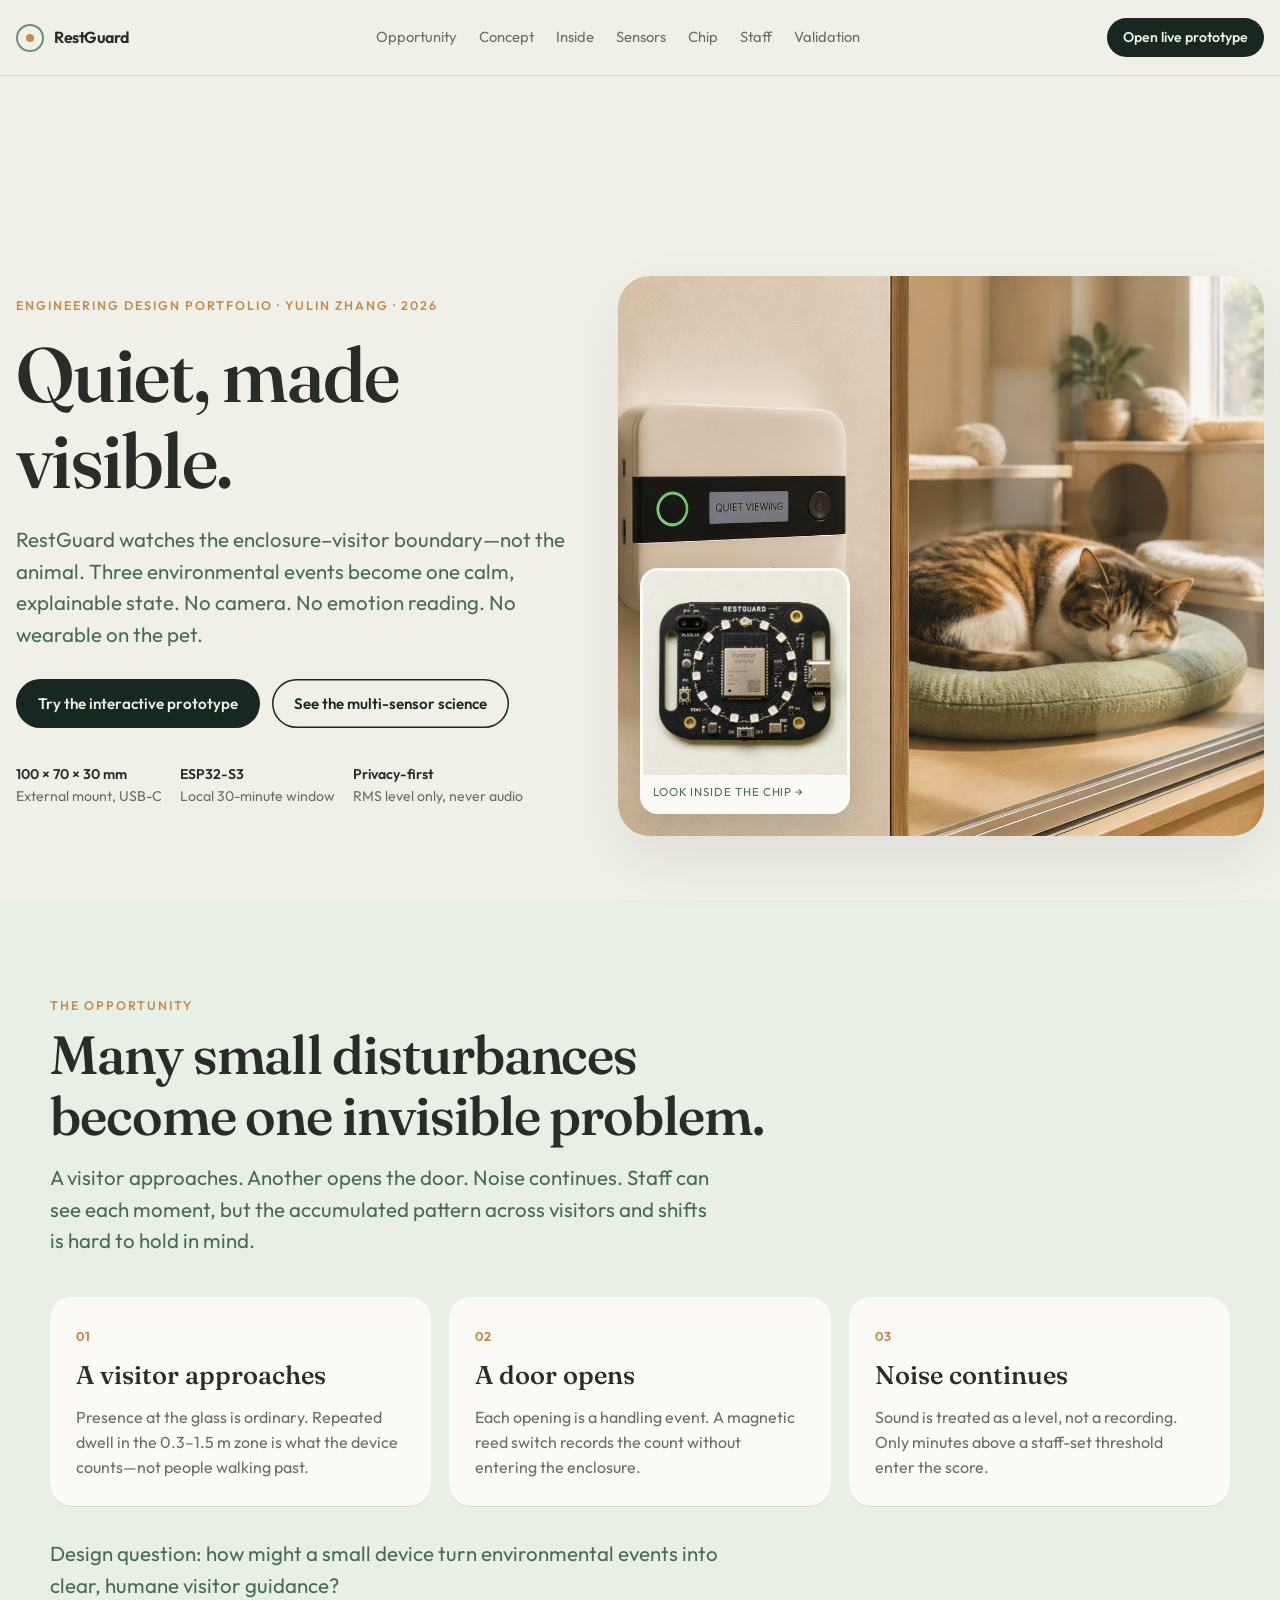
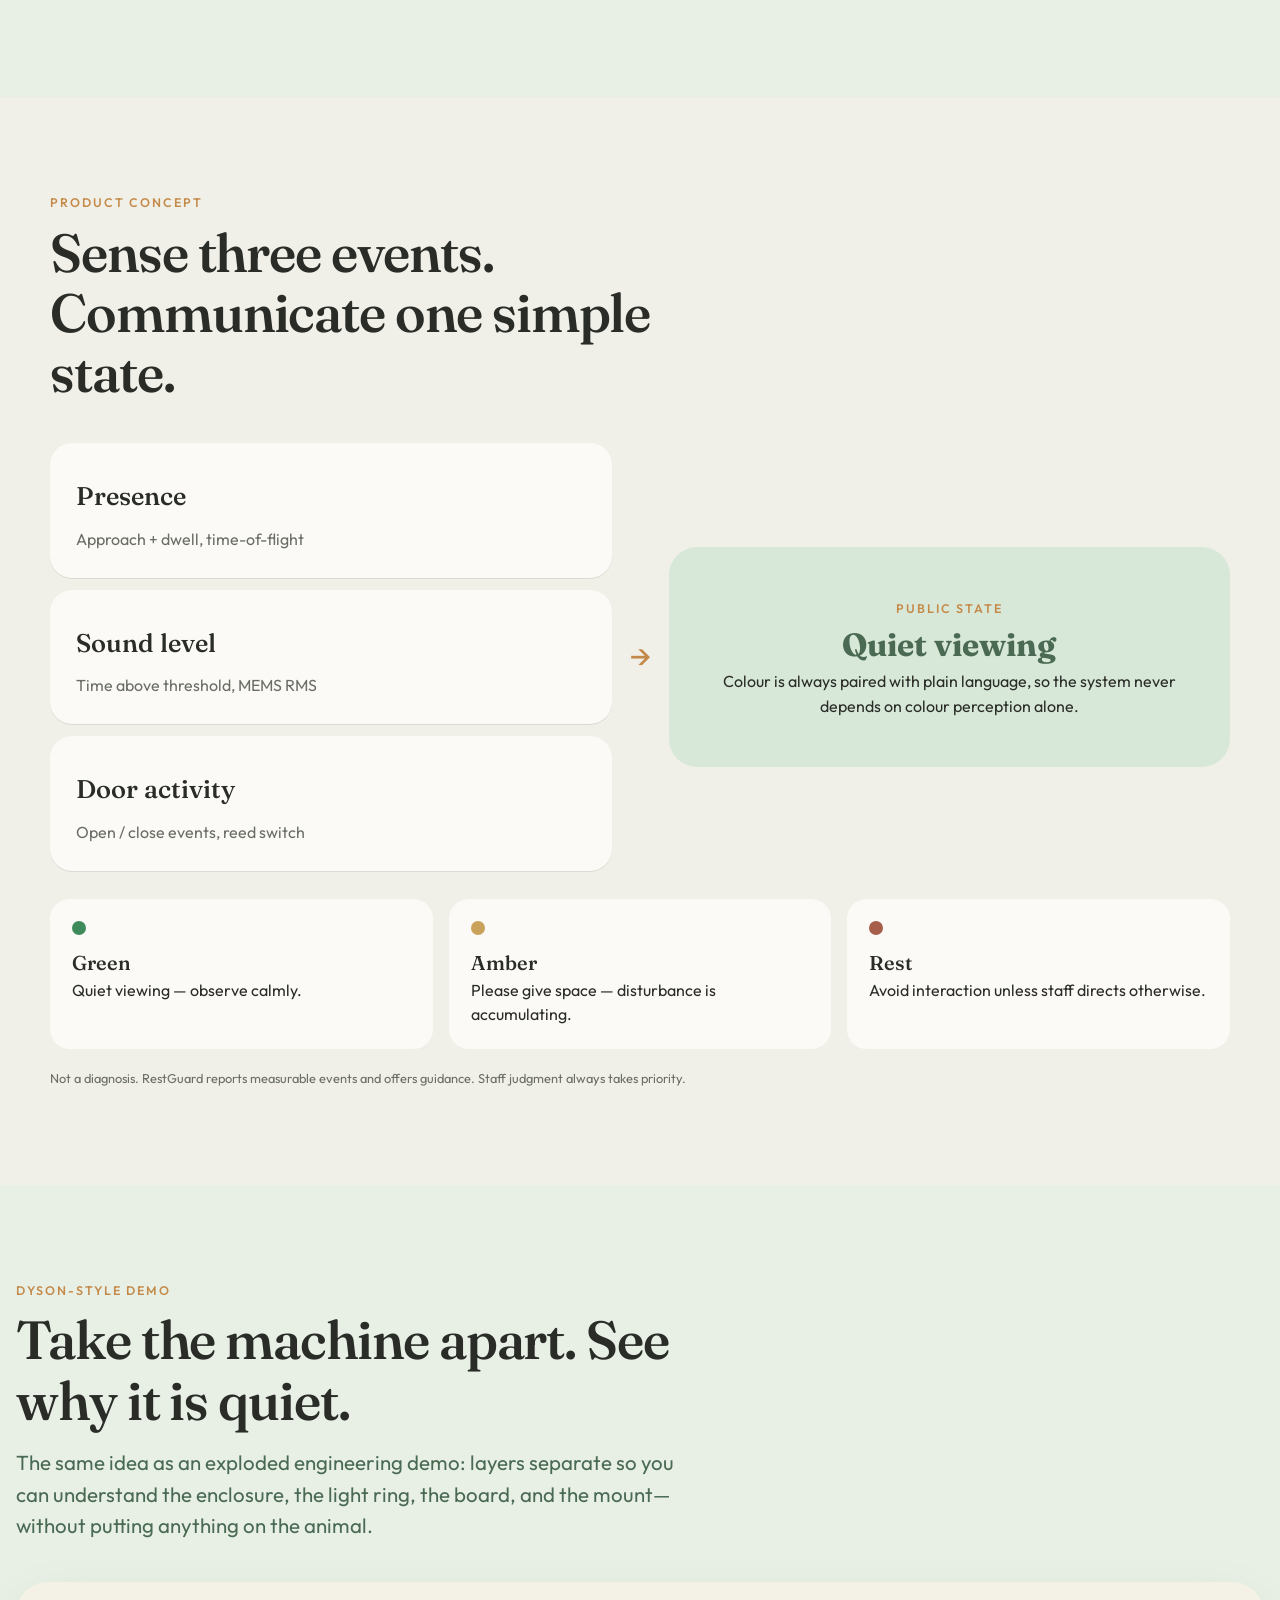
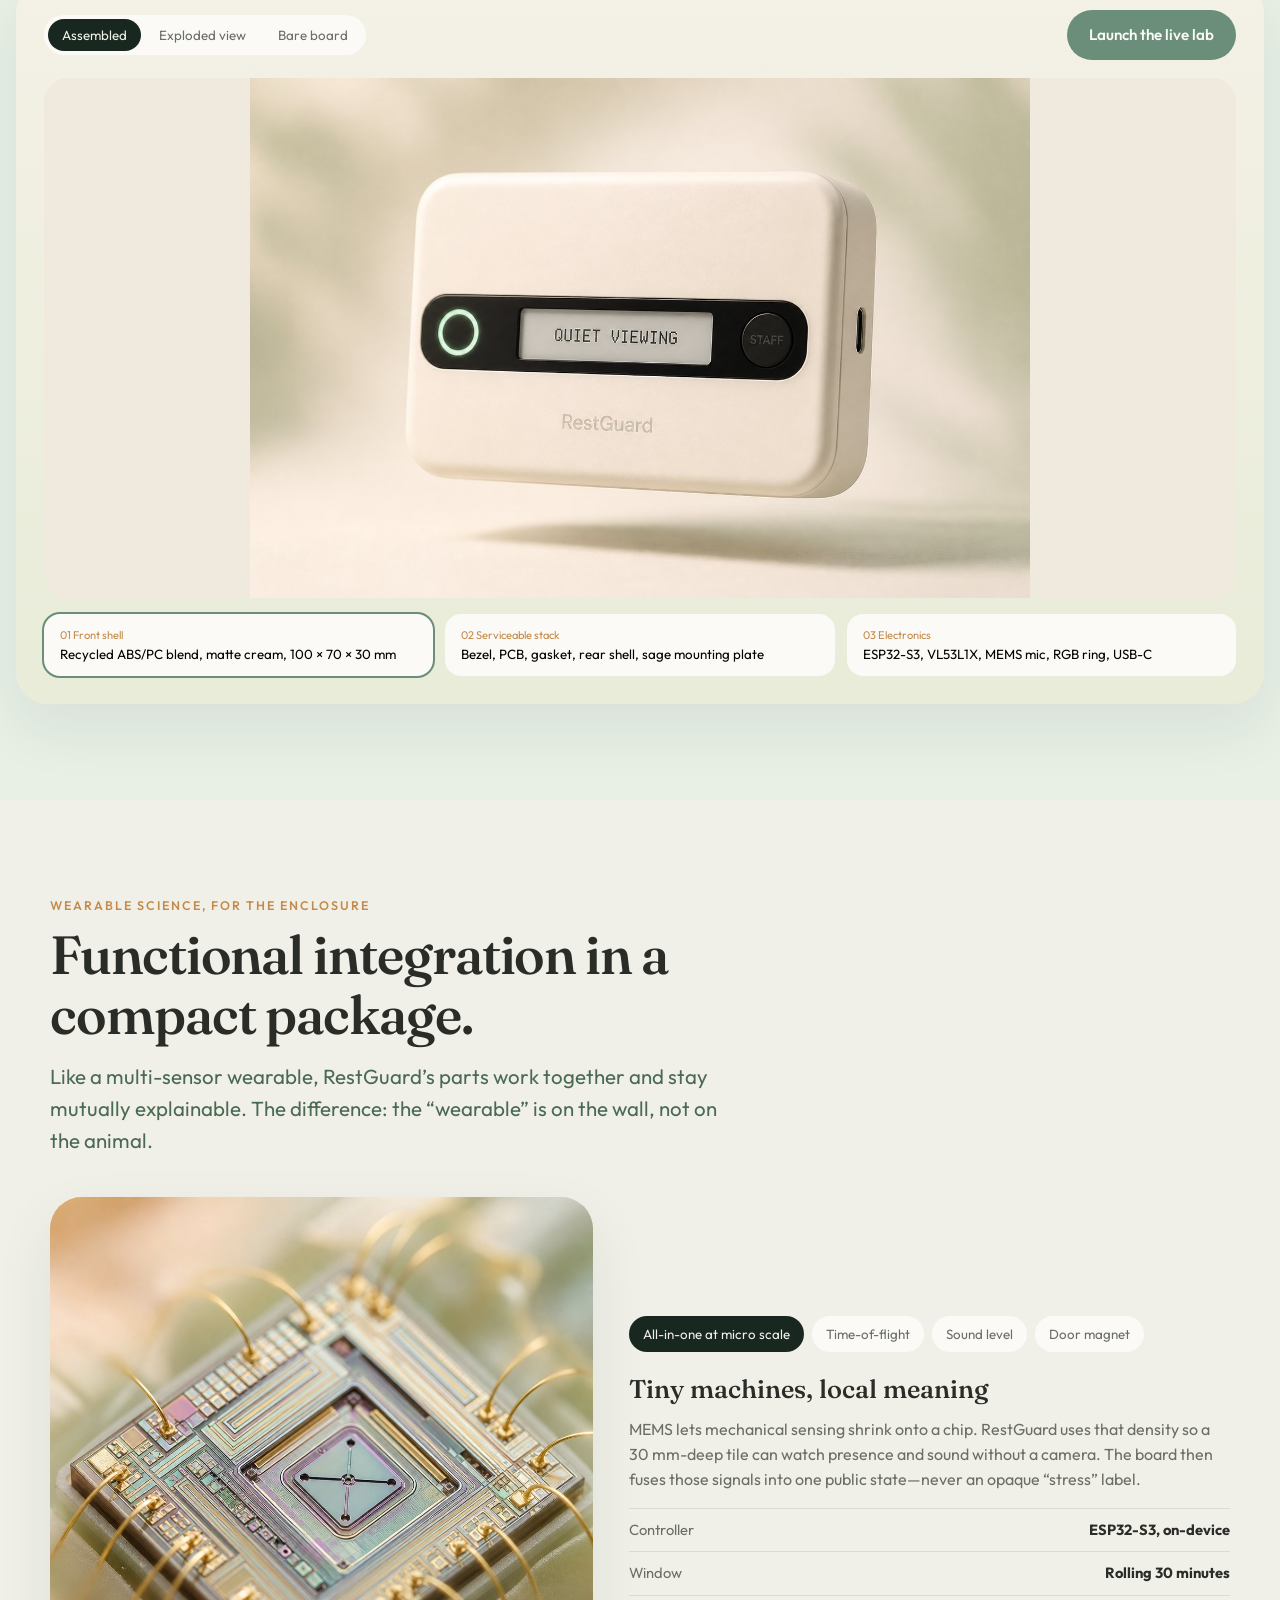
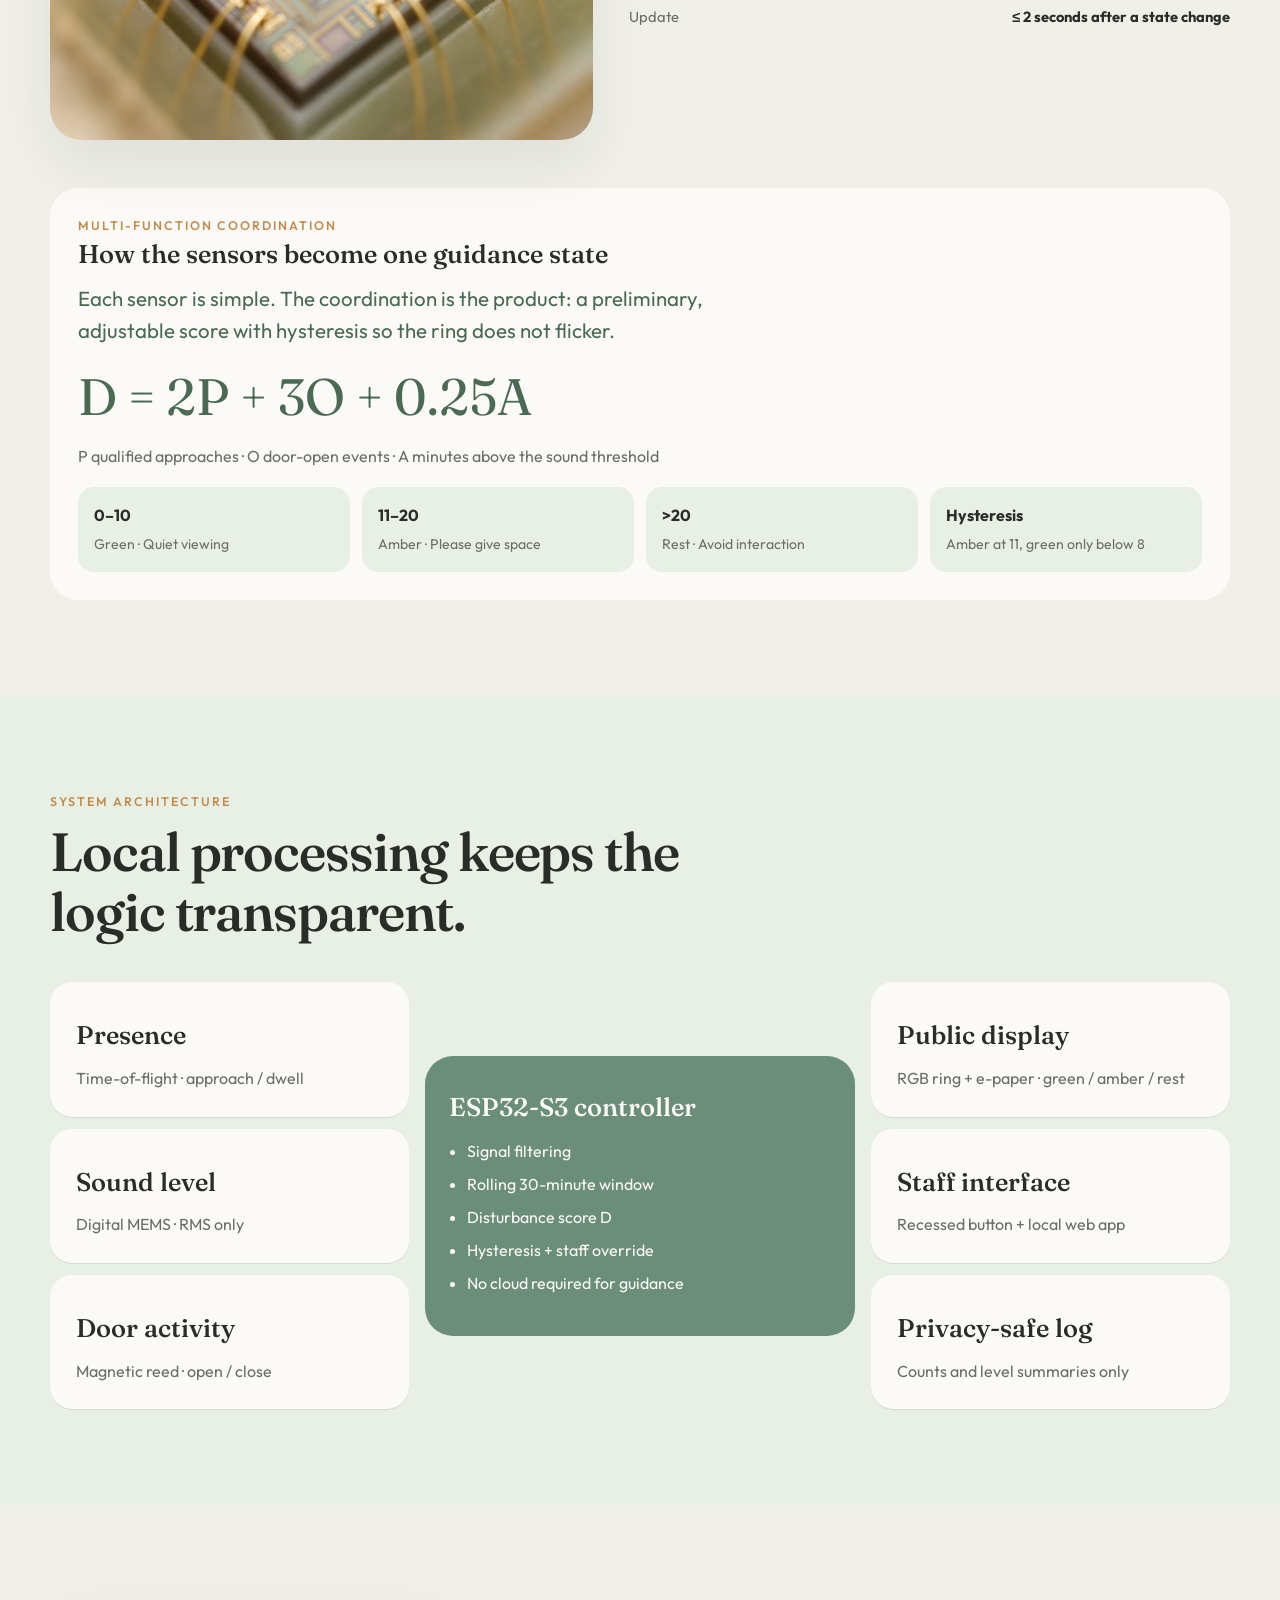
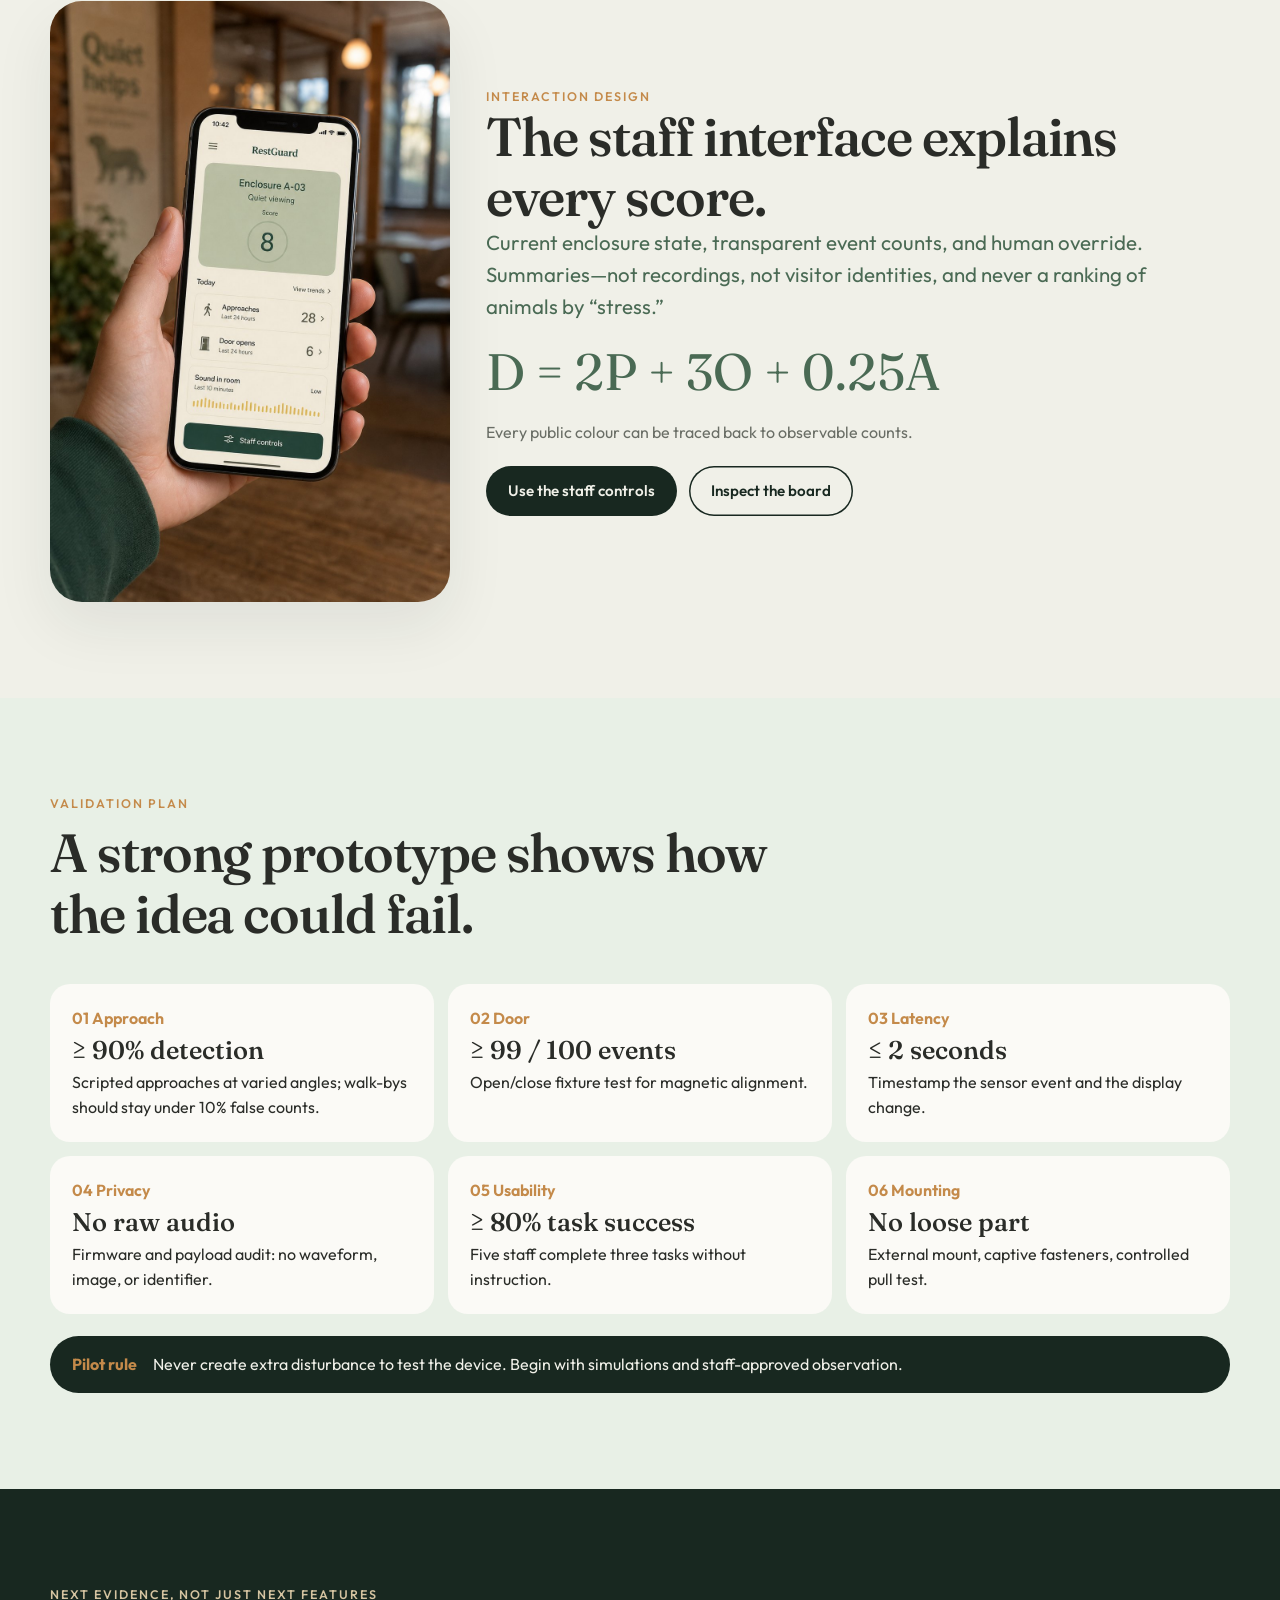
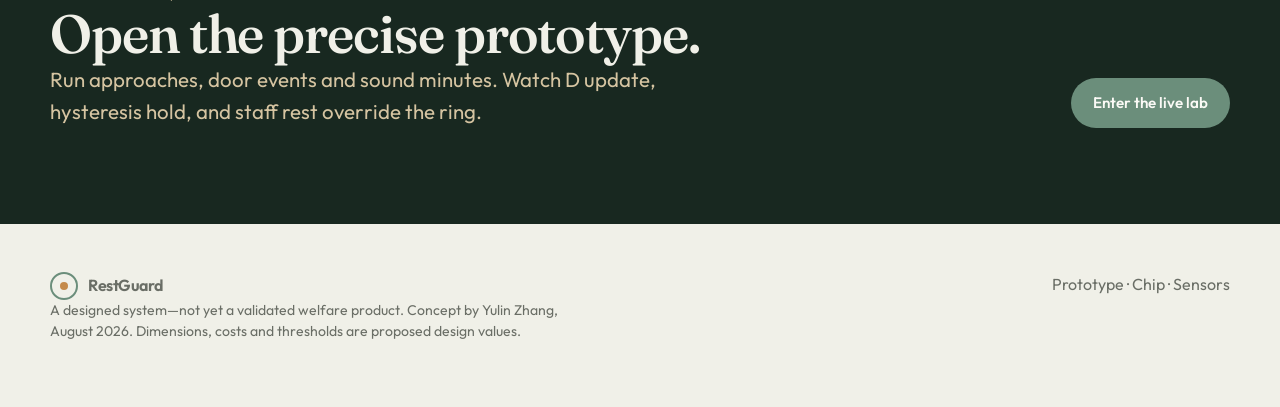
<file: index.html>
<!DOCTYPE html>
<html lang="en">
<head>
  <meta charset="UTF-8" />
  <meta name="viewport" content="width=device-width, initial-scale=1.0" />
  <title>RestGuard — Make cumulative disturbance visible</title>
  <meta name="description" content="RestGuard is a non-contact disturbance monitor for animal-care enclosures. Three sensors. One humane state. No cameras, no emotion claims." />
  <link rel="icon" href="assets/favicon.svg" type="image/svg+xml" />
  <link rel="preconnect" href="https://fonts.googleapis.com" />
  <link rel="preconnect" href="https://fonts.gstatic.com" crossorigin />
  <link href="https://fonts.googleapis.com/css2?family=Fraunces:opsz,wght@9..144,480;9..144,560;9..144,640&family=Outfit:wght@380;480;560;650&display=swap" rel="stylesheet" />
  <link rel="stylesheet" href="css/styles.css" />
</head>
<body>
  <header class="nav">
    <div class="nav-inner">
      <a class="logo" href="index.html"><span class="logo-mark"></span>RestGuard</a>
      <nav class="nav-links">
        <a href="#opportunity">Opportunity</a>
        <a href="#concept">Concept</a>
        <a href="#demo">Inside</a>
        <a href="#sensors">Sensors</a>
        <a href="chip.html">Chip</a>
        <a href="#staff">Staff</a>
        <a href="#validation">Validation</a>
      </nav>
      <a class="btn btn-dark nav-cta" href="prototype.html">Open live prototype</a>
      <button class="nav-toggle" type="button" aria-label="Open menu"><span></span></button>
    </div>
  </header>

  <main>
    <section class="wrap-wide hero" id="top">
      <div class="hero-copy">
        <p class="eyebrow">Engineering design portfolio · Yulin Zhang · 2026</p>
        <h1>Quiet, made visible.</h1>
        <p class="lede">RestGuard watches the enclosure–visitor boundary—not the animal. Three environmental events become one calm, explainable state. No camera. No emotion reading. No wearable on the pet.</p>
        <div class="hero-actions">
          <a class="btn btn-dark" href="prototype.html">Try the interactive prototype</a>
          <a class="btn btn-ghost" href="#sensors">See the multi-sensor science</a>
        </div>
        <div class="hero-meta">
          <div><strong>100 × 70 × 30 mm</strong>External mount, USB-C</div>
          <div><strong>ESP32-S3</strong>Local 30-minute window</div>
          <div><strong>Privacy-first</strong>RMS level only, never audio</div>
        </div>
      </div>
      <figure class="hero-visual">
        <img src="assets/images/restguard-hero-device.jpg" alt="RestGuard mounted beside a quiet cat enclosure, sage ring glowing Quiet viewing" />
        <a class="hero-chip" href="chip.html">
          <img src="assets/images/restguard-tracer-pcb.jpg" alt="RestGuard prototype PCB" />
          <span>Look inside the chip →</span>
        </a>
      </figure>
    </section>

    <section class="band-sage" id="opportunity">
      <div class="wrap">
        <div class="section-head">
          <p class="eyebrow">The opportunity</p>
          <h2>Many small disturbances become one invisible problem.</h2>
          <p class="lede">A visitor approaches. Another opens the door. Noise continues. Staff can see each moment, but the accumulated pattern across visitors and shifts is hard to hold in mind.</p>
        </div>
        <div class="grid-3">
          <article class="card">
            <span class="num">01</span>
            <h3>A visitor approaches</h3>
            <p>Presence at the glass is ordinary. Repeated dwell in the 0.3–1.5 m zone is what the device counts—not people walking past.</p>
          </article>
          <article class="card">
            <span class="num">02</span>
            <h3>A door opens</h3>
            <p>Each opening is a handling event. A magnetic reed switch records the count without entering the enclosure.</p>
          </article>
          <article class="card">
            <span class="num">03</span>
            <h3>Noise continues</h3>
            <p>Sound is treated as a level, not a recording. Only minutes above a staff-set threshold enter the score.</p>
          </article>
        </div>
        <p class="lede" style="margin-top:32px">Design question: how might a small device turn environmental events into clear, humane visitor guidance?</p>
      </div>
    </section>

    <section id="concept">
      <div class="wrap">
        <div class="section-head">
          <p class="eyebrow">Product concept</p>
          <h2>Sense three events. Communicate one simple state.</h2>
        </div>
        <div class="flow">
          <div class="flow-inputs">
            <div class="card"><h3>Presence</h3><p>Approach + dwell, time-of-flight</p></div>
            <div class="card"><h3>Sound level</h3><p>Time above threshold, MEMS RMS</p></div>
            <div class="card"><h3>Door activity</h3><p>Open / close events, reed switch</p></div>
          </div>
          <div class="arrow" aria-hidden="true">→</div>
          <div class="flow-out">
            <div>
              <small class="eyebrow">Public state</small>
              <strong>Quiet viewing</strong>
              <p>Colour is always paired with plain language, so the system never depends on colour perception alone.</p>
            </div>
          </div>
        </div>
        <div class="states">
          <div class="state green"><div class="dot"></div><h3>Green</h3><p>Quiet viewing — observe calmly.</p></div>
          <div class="state amber"><div class="dot"></div><h3>Amber</h3><p>Please give space — disturbance is accumulating.</p></div>
          <div class="state rest"><div class="dot"></div><h3>Rest</h3><p>Avoid interaction unless staff directs otherwise.</p></div>
        </div>
        <p class="note" style="margin-top:20px">Not a diagnosis. RestGuard reports measurable events and offers guidance. Staff judgment always takes priority.</p>
      </div>
    </section>

    <section class="band-sage" id="demo">
      <div class="wrap-wide">
        <div class="section-head">
          <p class="eyebrow">Dyson-style demo</p>
          <h2>Take the machine apart. See why it is quiet.</h2>
          <p class="lede">The same idea as an exploded engineering demo: layers separate so you can understand the enclosure, the light ring, the board, and the mount—without putting anything on the animal.</p>
        </div>
        <div class="demo-stage">
          <div class="demo-toolbar">
            <div class="seg" role="tablist">
              <button class="on" data-view="assembled">Assembled</button>
              <button data-view="exploded">Exploded view</button>
              <button data-view="board">Bare board</button>
            </div>
            <a class="btn btn-sage" href="prototype.html">Launch the live lab</a>
          </div>
          <div class="explode-frame">
            <img id="demo-image" src="assets/images/restguard-device-front.jpg" alt="RestGuard assembled cream enclosure" />
          </div>
          <div class="hotspots">
            <button class="hotspot on" data-view="assembled"><small>01 Front shell</small>Recycled ABS/PC blend, matte cream, 100 × 70 × 30 mm</button>
            <button class="hotspot" data-view="exploded"><small>02 Serviceable stack</small>Bezel, PCB, gasket, rear shell, sage mounting plate</button>
            <button class="hotspot" data-view="board"><small>03 Electronics</small>ESP32-S3, VL53L1X, MEMS mic, RGB ring, USB-C</button>
          </div>
        </div>
      </div>
    </section>

    <section id="sensors">
      <div class="wrap">
        <div class="section-head">
          <p class="eyebrow">Wearable science, for the enclosure</p>
          <h2>Functional integration in a compact package.</h2>
          <p class="lede">Like a multi-sensor wearable, RestGuard’s parts work together and stay mutually explainable. The difference: the “wearable” is on the wall, not on the animal.</p>
        </div>
        <div class="sensor-hero">
          <figure class="chip-shot">
            <img id="sensor-visual" src="assets/images/restguard-mems-chip.jpg" alt="Macro MEMS structures on a warm cream background" />
          </figure>
          <div>
            <div class="sensor-tabs" role="tablist">
              <button class="on" data-sensor="mems">All-in-one at micro scale</button>
              <button data-sensor="tof">Time-of-flight</button>
              <button data-sensor="mic">Sound level</button>
              <button data-sensor="door">Door magnet</button>
            </div>
            <article class="sensor-panel on" data-sensor="mems">
              <h3>Tiny machines, local meaning</h3>
              <p>MEMS lets mechanical sensing shrink onto a chip. RestGuard uses that density so a 30 mm-deep tile can watch presence and sound without a camera. The board then fuses those signals into one public state—never an opaque “stress” label.</p>
              <div class="spec-row"><span>Controller</span><b>ESP32-S3, on-device</b></div>
              <div class="spec-row"><span>Window</span><b>Rolling 30 minutes</b></div>
              <div class="spec-row"><span>Update</span><b>≤ 2 seconds after a state change</b></div>
            </article>
            <article class="sensor-panel" data-sensor="tof">
              <h3>VL53L1X presence, not identity</h3>
              <p>A Class 1 time-of-flight emitter measures distance in a programmable field of view. RestGuard only treats a person as an approach if they enter 0.3–1.5 m and stay long enough. Glass and angle need site calibration; walk-bys should not count.</p>
              <div class="spec-row"><span>Usable zone</span><b>0.3–1.5 m visitor band</b></div>
              <div class="spec-row"><span>Typical FOV</span><b>27°, ROI limited on purpose</b></div>
              <div class="spec-row"><span>Target</span><b>≥ 90% qualified approaches</b></div>
            </article>
            <article class="sensor-panel" data-sensor="mic">
              <h3>A microphone that refuses to listen</h3>
              <p>The digital MEMS microphone is treated as a sound-level sensor. Firmware keeps short-window RMS summaries only. No waveform, no speech, no archive. It is not a certified meter; staff set a relative threshold and compare against a reference during calibration.</p>
              <div class="spec-row"><span>Stored data</span><b>Level minutes, never audio</b></div>
              <div class="spec-row"><span>Weight in score</span><b>0.25 × minutes above threshold</b></div>
            </article>
            <article class="sensor-panel" data-sensor="door">
              <h3>Magnetic door state</h3>
              <p>A reed switch and magnet count openings with almost no power and no image. Alignment matters. The prototype target is 99 correct events in 100 open/close cycles.</p>
              <div class="spec-row"><span>Input</span><b>External reed + magnet</b></div>
              <div class="spec-row"><span>Score weight</span><b>3 points per qualified open</b></div>
            </article>
          </div>
        </div>

        <div class="coord">
          <p class="eyebrow">Multi-function coordination</p>
          <h3>How the sensors become one guidance state</h3>
          <p class="lede" style="margin-top:8px">Each sensor is simple. The coordination is the product: a preliminary, adjustable score with hysteresis so the ring does not flicker.</p>
          <p class="formula">D = 2P + 3O + 0.25A</p>
          <p class="legend">P qualified approaches · O door-open events · A minutes above the sound threshold</p>
          <div class="coord-grid">
            <div class="pill"><strong>0–10</strong><span>Green · Quiet viewing</span></div>
            <div class="pill"><strong>11–20</strong><span>Amber · Please give space</span></div>
            <div class="pill"><strong>&gt;20</strong><span>Rest · Avoid interaction</span></div>
            <div class="pill"><strong>Hysteresis</strong><span>Amber at 11, green only below 8</span></div>
          </div>
        </div>
      </div>
    </section>

    <section class="band-sage" id="architecture">
      <div class="wrap">
        <div class="section-head">
          <p class="eyebrow">System architecture</p>
          <h2>Local processing keeps the logic transparent.</h2>
        </div>
        <div class="arch">
          <div class="arch-col">
            <div class="card"><h3>Presence</h3><p>Time-of-flight · approach / dwell</p></div>
            <div class="card"><h3>Sound level</h3><p>Digital MEMS · RMS only</p></div>
            <div class="card"><h3>Door activity</h3><p>Magnetic reed · open / close</p></div>
          </div>
          <div class="arch-core">
            <h3>ESP32-S3 controller</h3>
            <ul>
              <li>Signal filtering</li>
              <li>Rolling 30-minute window</li>
              <li>Disturbance score D</li>
              <li>Hysteresis + staff override</li>
              <li>No cloud required for guidance</li>
            </ul>
          </div>
          <div class="arch-col">
            <div class="card"><h3>Public display</h3><p>RGB ring + e-paper · green / amber / rest</p></div>
            <div class="card"><h3>Staff interface</h3><p>Recessed button + local web app</p></div>
            <div class="card"><h3>Privacy-safe log</h3><p>Counts and level summaries only</p></div>
          </div>
        </div>
      </div>
    </section>

    <section id="staff">
      <div class="wrap">
        <div class="staff-split">
          <figure class="phone-photo">
            <img src="assets/images/restguard-staff-phone.jpg" alt="Staff holding the RestGuard local web app" />
          </figure>
          <div>
            <p class="eyebrow">Interaction design</p>
            <h2>The staff interface explains every score.</h2>
            <p class="lede">Current enclosure state, transparent event counts, and human override. Summaries—not recordings, not visitor identities, and never a ranking of animals by “stress.”</p>
            <p class="formula">D = 2P + 3O + 0.25A</p>
            <p class="legend">Every public colour can be traced back to observable counts.</p>
            <div class="hero-actions" style="margin-top:22px">
              <a class="btn btn-dark" href="prototype.html">Use the staff controls</a>
              <a class="btn btn-ghost" href="chip.html">Inspect the board</a>
            </div>
          </div>
        </div>
      </div>
    </section>

    <section class="band-sage" id="validation">
      <div class="wrap">
        <div class="section-head">
          <p class="eyebrow">Validation plan</p>
          <h2>A strong prototype shows how the idea could fail.</h2>
        </div>
        <div class="val-grid">
          <div class="val-card"><div class="n">01 Approach</div><h3>≥ 90% detection</h3><p>Scripted approaches at varied angles; walk-bys should stay under 10% false counts.</p></div>
          <div class="val-card"><div class="n">02 Door</div><h3>≥ 99 / 100 events</h3><p>Open/close fixture test for magnetic alignment.</p></div>
          <div class="val-card"><div class="n">03 Latency</div><h3>≤ 2 seconds</h3><p>Timestamp the sensor event and the display change.</p></div>
          <div class="val-card"><div class="n">04 Privacy</div><h3>No raw audio</h3><p>Firmware and payload audit: no waveform, image, or identifier.</p></div>
          <div class="val-card"><div class="n">05 Usability</div><h3>≥ 80% task success</h3><p>Five staff complete three tasks without instruction.</p></div>
          <div class="val-card"><div class="n">06 Mounting</div><h3>No loose part</h3><p>External mount, captive fasteners, controlled pull test.</p></div>
        </div>
        <div class="pilot"><b>Pilot rule</b><span>Never create extra disturbance to test the device. Begin with simulations and staff-approved observation.</span></div>
      </div>
    </section>

    <section class="band-forest">
      <div class="wrap" style="display:flex;justify-content:space-between;gap:28px;flex-wrap:wrap;align-items:end">
        <div>
          <p class="eyebrow">Next evidence, not just next features</p>
          <h2>Open the precise prototype.</h2>
          <p class="lede">Run approaches, door events and sound minutes. Watch D update, hysteresis hold, and staff rest override the ring.</p>
        </div>
        <a class="btn btn-sage" href="prototype.html">Enter the live lab</a>
      </div>
    </section>
  </main>

  <footer>
    <div class="wrap foot">
      <div>
        <div class="logo"><span class="logo-mark"></span>RestGuard</div>
        <p class="disclaimer">A designed system—not yet a validated welfare product. Concept by Yulin Zhang, August 2026. Dimensions, costs and thresholds are proposed design values.</p>
      </div>
      <div>
        <a href="prototype.html">Prototype</a> · <a href="chip.html">Chip</a> · <a href="#sensors">Sensors</a>
      </div>
    </div>
  </footer>
  <script src="js/main.js"></script>
</body>
</html>
</file>
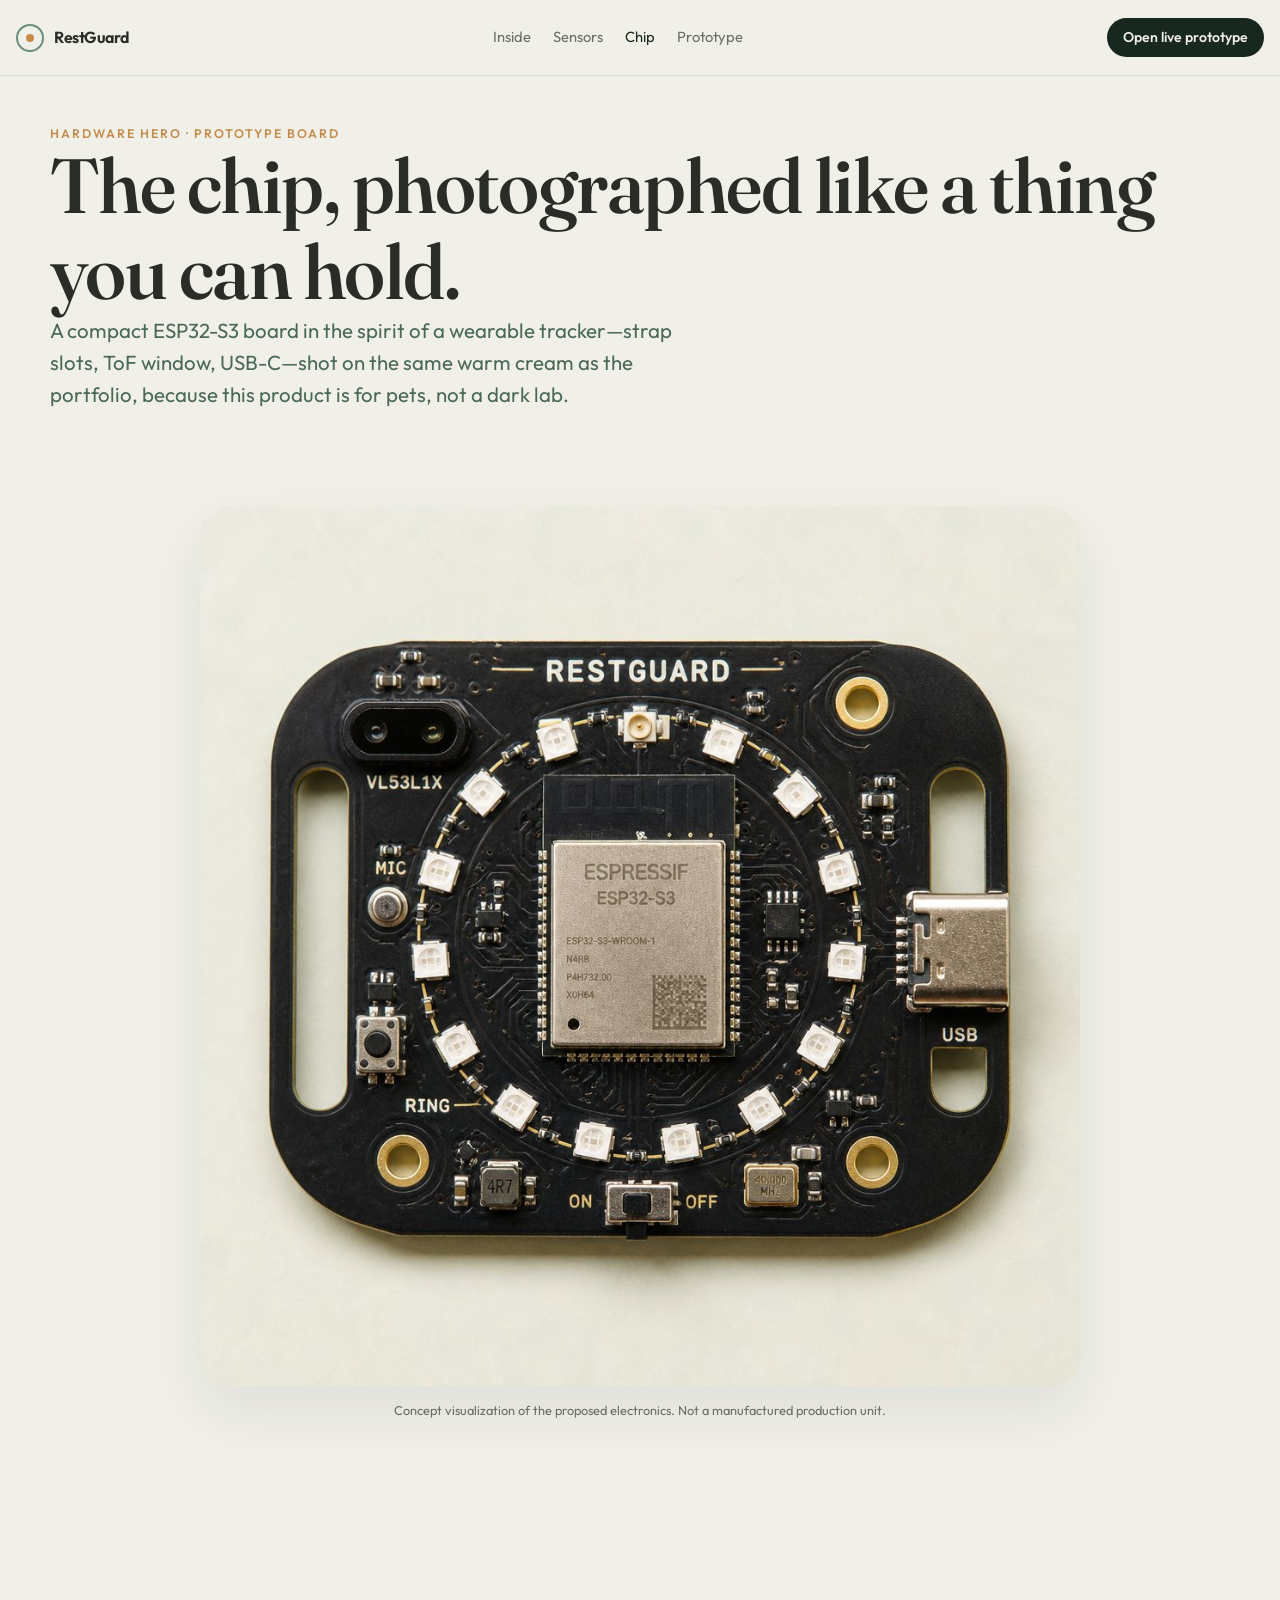
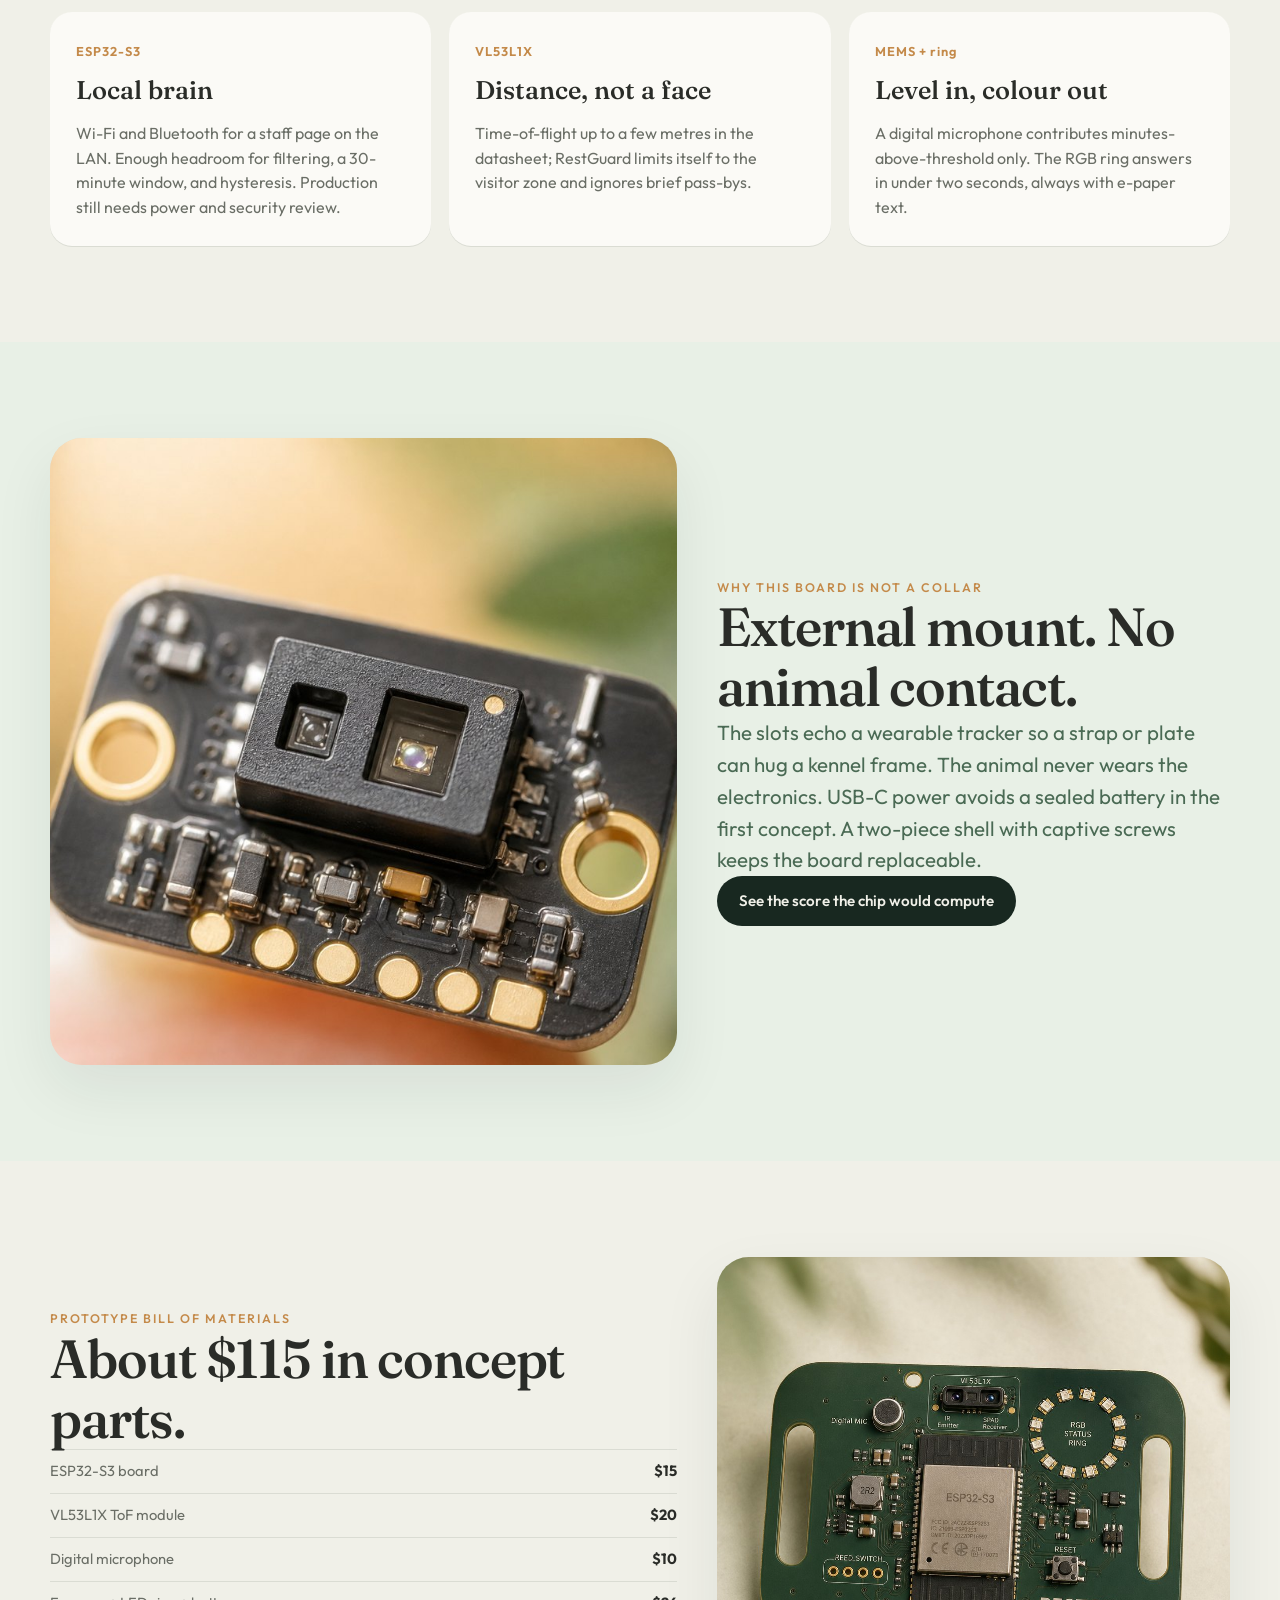
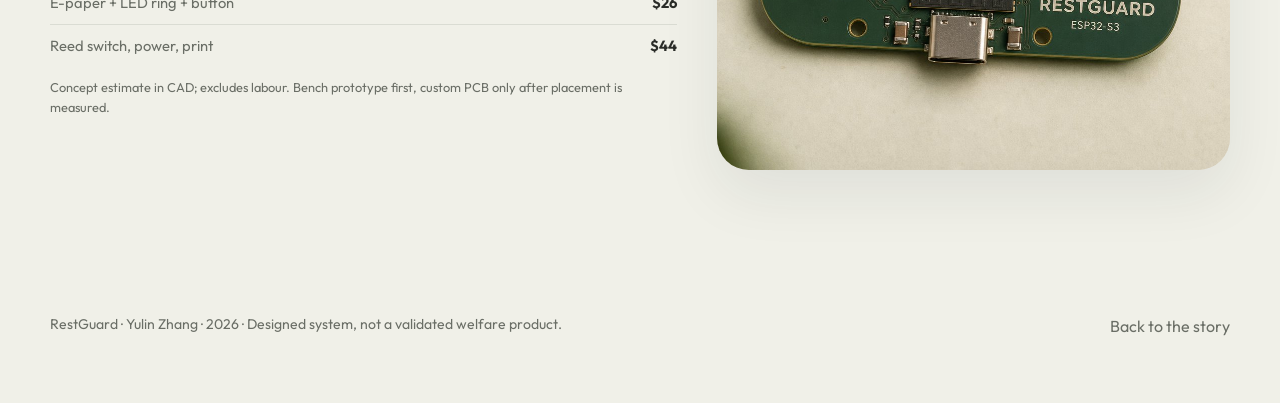
<file: chip.html>
<!DOCTYPE html>
<html lang="en">
<head>
  <meta charset="UTF-8" />
  <meta name="viewport" content="width=device-width, initial-scale=1.0" />
  <title>RestGuard chip — the board that stays off the animal</title>
  <meta name="description" content="RestGuard prototype PCB: ESP32-S3, VL53L1X, MEMS microphone and RGB ring on a warm cream studio background." />
  <link rel="icon" href="assets/favicon.svg" type="image/svg+xml" />
  <link rel="preconnect" href="https://fonts.googleapis.com" />
  <link rel="preconnect" href="https://fonts.gstatic.com" crossorigin />
  <link href="https://fonts.googleapis.com/css2?family=Fraunces:opsz,wght@9..144,480;9..144,560;9..144,640&family=Outfit:wght@380;480;560;650&display=swap" rel="stylesheet" />
  <link rel="stylesheet" href="css/styles.css" />
</head>
<body>
  <header class="nav">
    <div class="nav-inner">
      <a class="logo" href="index.html"><span class="logo-mark"></span>RestGuard</a>
      <nav class="nav-links">
        <a href="index.html#demo">Inside</a>
        <a href="index.html#sensors">Sensors</a>
        <a class="active" href="chip.html">Chip</a>
        <a href="prototype.html">Prototype</a>
      </nav>
      <a class="btn btn-dark nav-cta" href="prototype.html">Open live prototype</a>
      <button class="nav-toggle" type="button" aria-label="Open menu"><span></span></button>
    </div>
  </header>

  <main>
    <section class="wrap" style="padding-top:48px">
      <p class="eyebrow">Hardware hero · prototype board</p>
      <h1>The chip, photographed like a thing you can hold.</h1>
      <p class="lede">A compact ESP32-S3 board in the spirit of a wearable tracker—strap slots, ToF window, USB-C—shot on the same warm cream as the portfolio, because this product is for pets, not a dark lab.</p>
    </section>

    <section class="wrap-wide" style="padding-top:0">
      <figure class="chip-shot" style="max-width:880px;margin:0 auto">
        <img src="assets/images/restguard-tracer-pcb.jpg" alt="Top-down RestGuard prototype PCB on a warm cream background, ESP32-S3, VL53L1X, LED ring and USB-C" />
      </figure>
      <p class="note" style="text-align:center;margin-top:14px">Concept visualization of the proposed electronics. Not a manufactured production unit.</p>
    </section>

    <section class="wrap">
      <div class="grid-3">
        <article class="card">
          <span class="num">ESP32-S3</span>
          <h3>Local brain</h3>
          <p>Wi-Fi and Bluetooth for a staff page on the LAN. Enough headroom for filtering, a 30-minute window, and hysteresis. Production still needs power and security review.</p>
        </article>
        <article class="card">
          <span class="num">VL53L1X</span>
          <h3>Distance, not a face</h3>
          <p>Time-of-flight up to a few metres in the datasheet; RestGuard limits itself to the visitor zone and ignores brief pass-bys.</p>
        </article>
        <article class="card">
          <span class="num">MEMS + ring</span>
          <h3>Level in, colour out</h3>
          <p>A digital microphone contributes minutes-above-threshold only. The RGB ring answers in under two seconds, always with e-paper text.</p>
        </article>
      </div>
    </section>

    <section class="band-sage">
      <div class="wrap grid-2">
        <figure class="chip-shot">
          <img src="assets/images/restguard-tof-sensor.jpg" alt="Macro of the time-of-flight sensor package" />
        </figure>
        <div>
          <p class="eyebrow">Why this board is not a collar</p>
          <h2>External mount. No animal contact.</h2>
          <p class="lede">The slots echo a wearable tracker so a strap or plate can hug a kennel frame. The animal never wears the electronics. USB-C power avoids a sealed battery in the first concept. A two-piece shell with captive screws keeps the board replaceable.</p>
          <a class="btn btn-dark" href="prototype.html">See the score the chip would compute</a>
        </div>
      </div>
    </section>

    <section class="wrap grid-2">
      <div>
        <p class="eyebrow">Prototype bill of materials</p>
        <h2>About $115 in concept parts.</h2>
        <div class="spec-row"><span>ESP32-S3 board</span><b>$15</b></div>
        <div class="spec-row"><span>VL53L1X ToF module</span><b>$20</b></div>
        <div class="spec-row"><span>Digital microphone</span><b>$10</b></div>
        <div class="spec-row"><span>E-paper + LED ring + button</span><b>$26</b></div>
        <div class="spec-row"><span>Reed switch, power, print</span><b>$44</b></div>
        <p class="note">Concept estimate in CAD; excludes labour. Bench prototype first, custom PCB only after placement is measured.</p>
      </div>
      <figure class="chip-shot">
        <img src="assets/images/restguard-chip-pcb.jpg" alt="RestGuard electronics photographed as a finished sensing tile" />
      </figure>
    </section>
  </main>

  <footer>
    <div class="wrap foot">
      <p class="disclaimer">RestGuard · Yulin Zhang · 2026 · Designed system, not a validated welfare product.</p>
      <a href="index.html">Back to the story</a>
    </div>
  </footer>
</body>
</html>
</file>
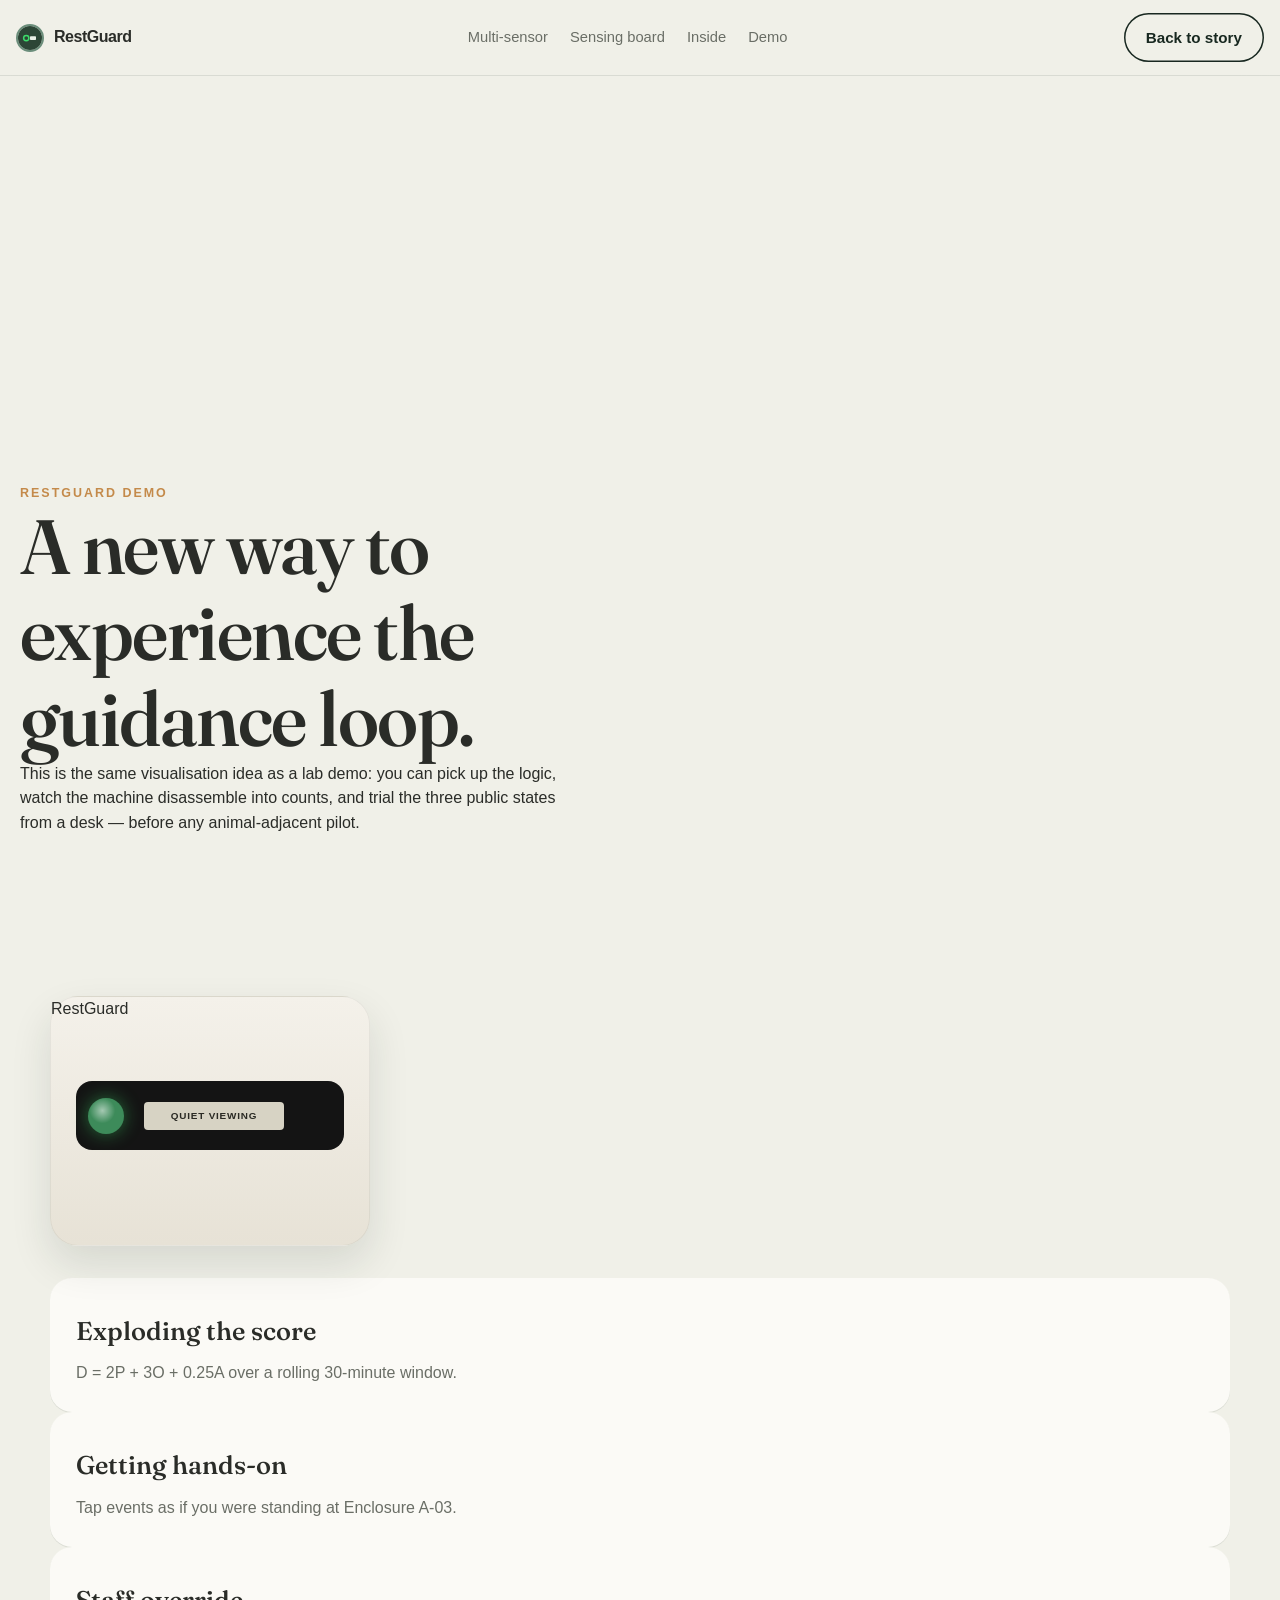
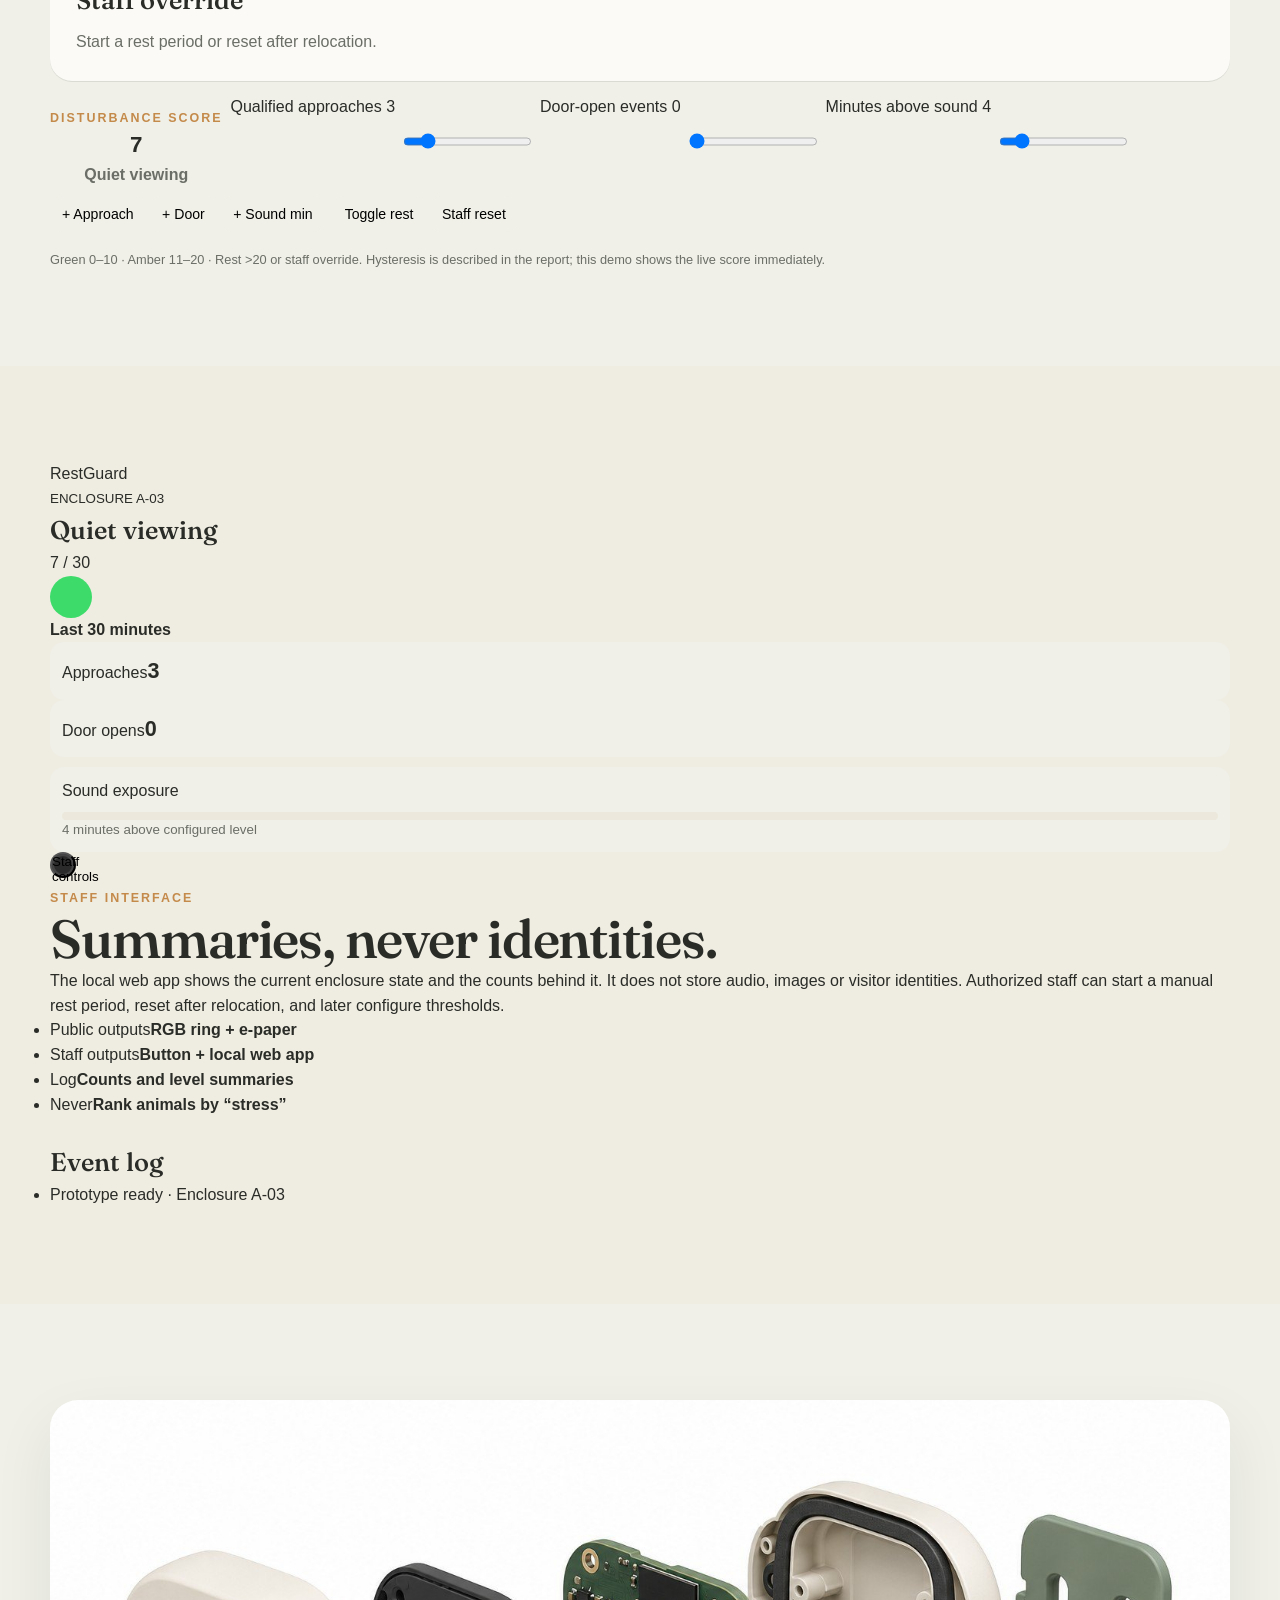
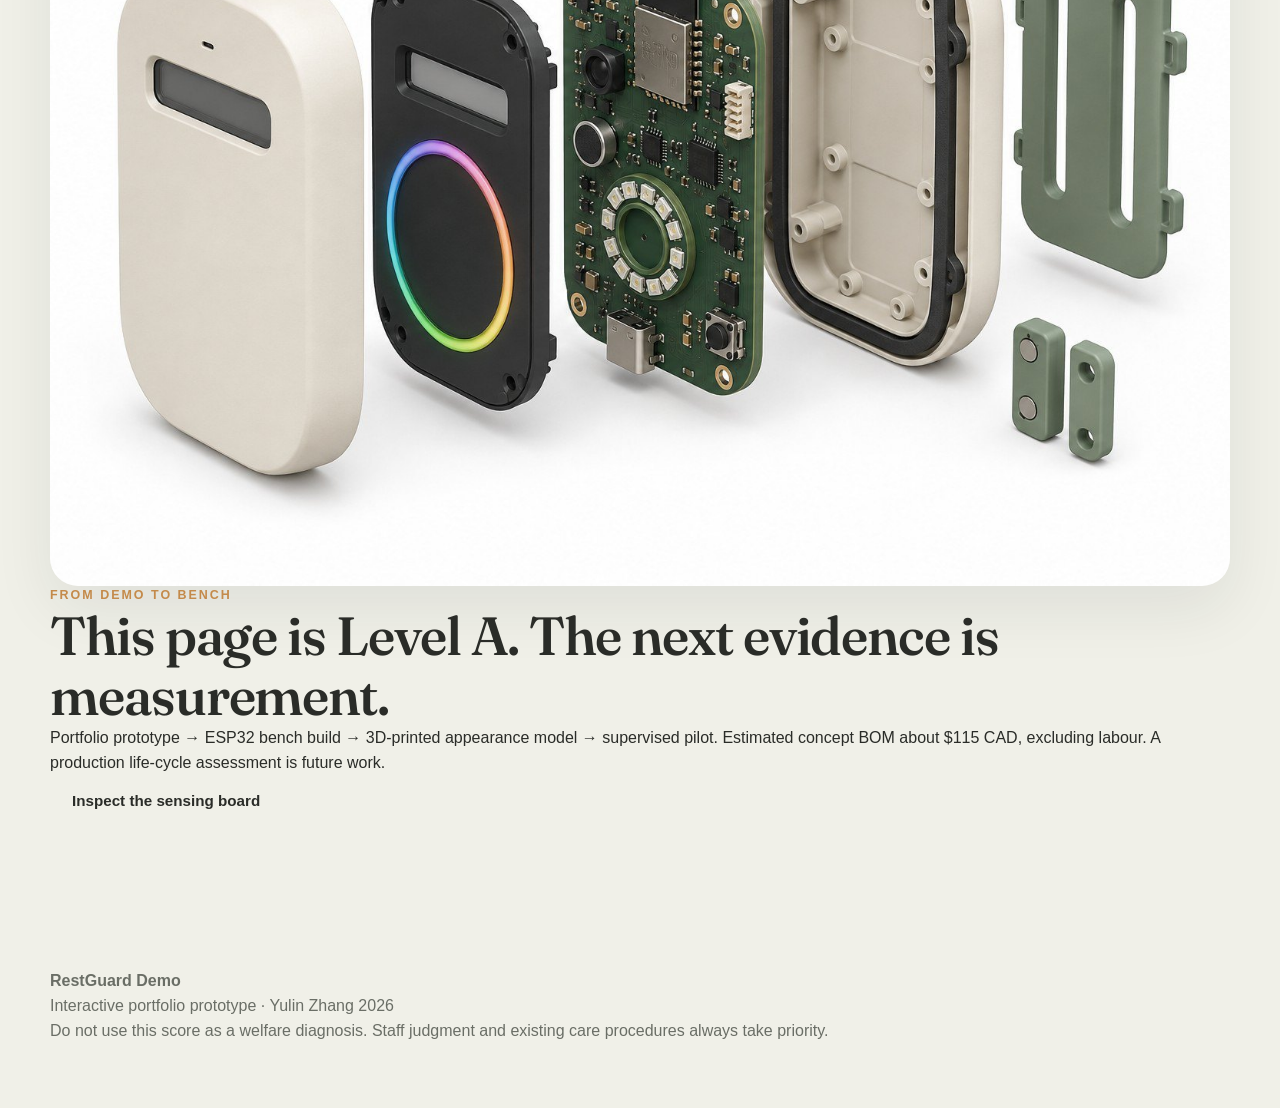
<file: demo.html>
<!DOCTYPE html>
<html lang="en">
<head>
  <meta charset="UTF-8">
  <meta name="viewport" content="width=device-width, initial-scale=1.0">
  <title>RestGuard Demo — Experience the disturbance score</title>
  <meta name="description" content="Interactive RestGuard prototype: add approaches, door events and sound, then watch the public ring and staff dashboard update.">
  <link rel="icon" href="assets/favicon.svg" type="image/svg+xml">
  <link rel="preconnect" href="https://fonts.googleapis.com">
  <link rel="preconnect" href="https://fonts.gstatic.com" crossorigin>
  <link href="https://fonts.googleapis.com/css2?family=Fraunces:opsz,wght@9..144,500;9..144,600&family=Plus+Jakarta+Sans:wght@400;500;600;700&display=swap" rel="stylesheet">
  <link rel="stylesheet" href="css/styles.css">
</head>
<body>
  <header class="nav">
    <div class="nav-inner">
      <a class="logo" href="index.html">
        <svg class="logo-mark" viewBox="0 0 64 64" fill="none" aria-hidden="true">
          <rect width="64" height="64" rx="16" fill="#2C4636"/>
          <circle cx="22" cy="32" r="7" stroke="#3DDC6A" stroke-width="4"/>
          <rect x="32" y="27" width="16" height="10" rx="2" fill="#E8F0E6"/>
        </svg>
        RestGuard
      </a>
      <nav class="nav-links" data-nav>
        <a href="index.html#sensors">Multi-sensor</a>
        <a href="chip.html">Sensing board</a>
        <a href="index.html#design">Inside</a>
        <a href="demo.html">Demo</a>
      </nav>
      <button class="nav-toggle" type="button" data-nav-toggle aria-label="Open menu"><span></span></button>
      <a class="btn btn-ghost" href="index.html">Back to story</a>
    </div>
  </header>

  <section class="hero">
    <div class="wrap">
      <p class="eyebrow">RestGuard Demo</p>
      <h1>A new way to experience the guidance loop.</h1>
      <p class="lead">This is the same visualisation idea as a lab demo: you can pick up the logic, watch the machine disassemble into counts, and trial the three public states from a desk — before any animal-adjacent pilot.</p>
    </div>
  </section>

  <section class="section tight">
    <div class="wrap demo-shell">
      <div>
        <div class="device" aria-label="RestGuard public face">
          <div class="device-band">
            <div class="ring" data-ring></div>
            <div class="epaper" data-epaper aria-live="polite">QUIET VIEWING</div>
            <div class="menu-btn" aria-hidden="true"><i></i><i></i><i></i></div>
          </div>
          <div class="device-name">RestGuard</div>
        </div>
        <div class="feature-trio" style="margin-top:2rem">
          <article class="card">
            <h3>Exploding the score</h3>
            <p>D = 2P + 3O + 0.25A over a rolling 30-minute window.</p>
          </article>
          <article class="card">
            <h3>Getting hands-on</h3>
            <p>Tap events as if you were standing at Enclosure A-03.</p>
          </article>
          <article class="card">
            <h3>Staff override</h3>
            <p>Start a rest period or reset after relocation.</p>
          </article>
        </div>
      </div>

      <aside class="controls">
        <div class="score-readout">
          <div>
            <p class="eyebrow">Disturbance score</p>
            <b data-score>8</b>
          </div>
          <strong data-state aria-live="polite">Quiet viewing</strong>
        </div>
        <label>Qualified approaches <span data-p>3</span></label>
        <input id="p" type="range" min="0" max="20" value="3">
        <label>Door-open events <span data-o>0</span></label>
        <input id="o" type="range" min="0" max="12" value="0">
        <label>Minutes above sound <span data-a>4</span></label>
        <input id="a" type="range" min="0" max="30" value="4">
        <div class="event-btns">
          <button type="button" data-approach>+ Approach</button>
          <button type="button" data-door>+ Door</button>
          <button type="button" data-sound>+ Sound min</button>
        </div>
        <div class="event-btns pair">
          <button type="button" data-rest>Toggle rest</button>
          <button type="button" data-reset>Staff reset</button>
        </div>
        <p class="note">Green 0–10 · Amber 11–20 · Rest &gt;20 or staff override. Hysteresis is described in the report; this demo shows the live score immediately.</p>
      </aside>
    </div>
  </section>

  <section class="section" style="background:#efece1">
    <div class="wrap staff-grid">
      <div class="phone">
        <div class="phone-screen">
          <div class="phone-top">RestGuard <span class="status-dot"></span></div>
          <div class="app-status">
            <div>
              <small>ENCLOSURE A-03</small>
              <h3 data-app-state>Quiet viewing</h3>
              <span data-app-score>8 / 30</span>
            </div>
            <div data-app-swatch style="width:42px;height:42px;border-radius:50%;background:#4f8a5b"></div>
          </div>
          <p><strong>Last 30 minutes</strong></p>
          <div class="app-metrics">
            <div class="metric"><label>Approaches</label><b data-app-p>3</b></div>
            <div class="metric"><label>Door opens</label><b data-app-o>0</b></div>
          </div>
          <div class="metric" style="margin-top:.6rem">
            <label>Sound exposure</label>
            <div class="sound-bar"><span data-sound-fill></span></div>
            <small data-app-a>4 minutes above configured level</small>
          </div>
          <button class="staff-btn" type="button" data-rest>Staff controls</button>
        </div>
      </div>
      <div>
        <p class="eyebrow">Staff interface</p>
        <h2>Summaries, never identities.</h2>
        <p class="lead">The local web app shows the current enclosure state and the counts behind it. It does not store audio, images or visitor identities. Authorized staff can start a manual rest period, reset after relocation, and later configure thresholds.</p>
        <ul class="spec-list">
          <li><span>Public outputs</span><b>RGB ring + e-paper</b></li>
          <li><span>Staff outputs</span><b>Button + local web app</b></li>
          <li><span>Log</span><b>Counts and level summaries</b></li>
          <li><span>Never</span><b>Rank animals by “stress”</b></li>
        </ul>
        <h3 style="margin-top:1.6rem">Event log</h3>
        <ul class="spec-list" data-log>
          <li>Prototype ready · Enclosure A-03</li>
        </ul>
      </div>
    </div>
  </section>

  <section class="section">
    <div class="wrap split">
      <img src="assets/images/exploded-alt.jpg" alt="Exploded RestGuard layers from cream shell to sage mount" style="border-radius:28px;box-shadow:var(--shadow)">
      <div>
        <p class="eyebrow">From demo to bench</p>
        <h2>This page is Level A. The next evidence is measurement.</h2>
        <p>Portfolio prototype → ESP32 bench build → 3D-printed appearance model → supervised pilot. Estimated concept BOM about $115 CAD, excluding labour. A production life-cycle assessment is future work.</p>
        <a class="btn btn-primary" href="chip.html">Inspect the sensing board</a>
      </div>
    </div>
  </section>

  <footer>
    <div class="wrap foot-grid">
      <div>
        <strong>RestGuard Demo</strong>
        <p>Interactive portfolio prototype · Yulin Zhang 2026</p>
      </div>
      <p>Do not use this score as a welfare diagnosis. Staff judgment and existing care procedures always take priority.</p>
    </div>
  </footer>
  <script src="js/main.js"></script>
  <script src="js/demo.js"></script>
</body>
</html>
</file>
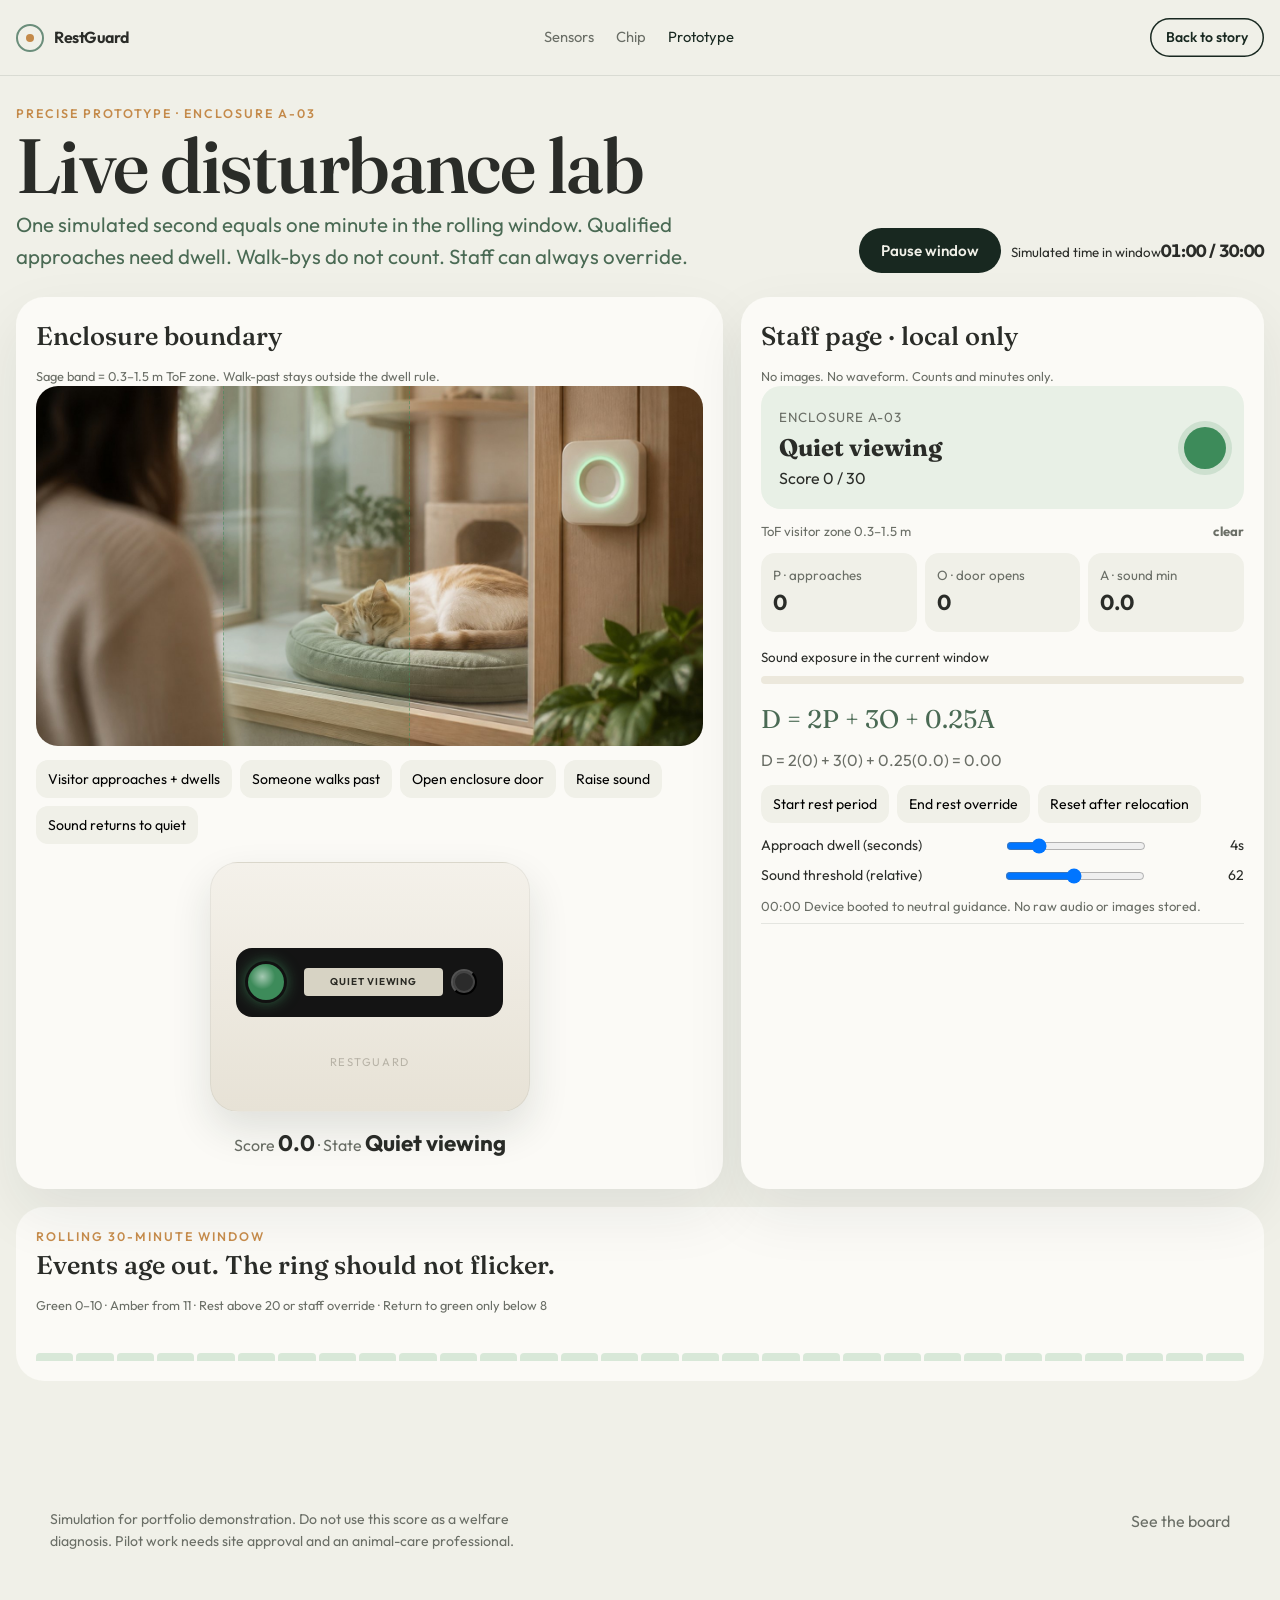
<file: prototype.html>
<!DOCTYPE html>
<html lang="en">
<head>
  <meta charset="UTF-8" />
  <meta name="viewport" content="width=device-width, initial-scale=1.0" />
  <title>RestGuard live prototype — enclosure lab</title>
  <meta name="description" content="Interactive RestGuard prototype: simulate approaches, door events and sound, watch D = 2P + 3O + 0.25A, and use staff override." />
  <link rel="icon" href="assets/favicon.svg" type="image/svg+xml" />
  <link rel="preconnect" href="https://fonts.googleapis.com" />
  <link rel="preconnect" href="https://fonts.gstatic.com" crossorigin />
  <link href="https://fonts.googleapis.com/css2?family=Fraunces:opsz,wght@9..144,480;9..144,560;9..144,640&family=Outfit:wght@380;480;560;650&display=swap" rel="stylesheet" />
  <link rel="stylesheet" href="css/styles.css" />
</head>
<body>
  <header class="nav">
    <div class="nav-inner">
      <a class="logo" href="index.html"><span class="logo-mark"></span>RestGuard</a>
      <nav class="nav-links">
        <a href="index.html#sensors">Sensors</a>
        <a href="chip.html">Chip</a>
        <a class="active" href="prototype.html">Prototype</a>
      </nav>
      <a class="btn btn-ghost nav-cta" href="index.html">Back to story</a>
      <button class="nav-toggle" type="button" aria-label="Open menu"><span></span></button>
    </div>
  </header>

  <main class="proto-page wrap-wide">
    <div class="proto-head">
      <div>
        <p class="eyebrow">Precise prototype · Enclosure A-03</p>
        <h1>Live disturbance lab</h1>
        <p class="lede">One simulated second equals one minute in the rolling window. Qualified approaches need dwell. Walk-bys do not count. Staff can always override.</p>
      </div>
      <div class="clock">
        <button class="btn btn-dark" id="play-btn" type="button">Pause window</button>
        <div><small>Simulated time in window</small><b id="clock">00:00 / 30:00</b></div>
      </div>
    </div>

    <div class="lab">
      <div class="panel">
        <h3>Enclosure boundary</h3>
        <p class="note">Sage band = 0.3–1.5 m ToF zone. Walk-past stays outside the dwell rule.</p>
        <div class="enclosure">
          <img src="assets/images/restguard-enclosure-scene.jpg" alt="Cat resting in a glass enclosure" />
          <div class="range-band" title="0.3 to 1.5 metre visitor zone"></div>
          <div class="visitor" id="visitor" aria-hidden="true"></div>
        </div>
        <div class="controls">
          <button type="button" data-act="approach">Visitor approaches + dwells</button>
          <button type="button" data-act="passby">Someone walks past</button>
          <button type="button" data-act="door">Open enclosure door</button>
          <button type="button" data-act="sound-on">Raise sound</button>
          <button type="button" data-act="sound-off">Sound returns to quiet</button>
        </div>
        <div class="device-stage">
          <div class="device" aria-live="polite">
            <div class="device-band">
              <div class="ring" id="ring"></div>
              <div class="epaper" id="epaper">QUIET VIEWING</div>
              <button class="staff-btn" id="device-button" title="Recessed staff button" type="button"></button>
            </div>
            <div class="wordmark">RESTGUARD</div>
          </div>
          <div class="score-readout">Score <b id="score">0.0</b> · State <b id="state-label">Quiet viewing</b></div>
        </div>
      </div>

      <div class="panel">
        <h3>Staff page · local only</h3>
        <p class="note">No images. No waveform. Counts and minutes only.</p>
        <div class="status-card">
          <div>
            <small>Enclosure A-03</small>
            <strong id="staff-state">Quiet viewing</strong>
            <span id="staff-score">Score 0 / 30</span>
          </div>
          <div class="status-orb" id="staff-orb"></div>
        </div>
        <div class="tof-read"><span>ToF visitor zone 0.3–1.5 m</span><b id="tof">clear</b></div>
        <div class="metrics">
          <div class="metric"><small>P · approaches</small><b id="p">0</b></div>
          <div class="metric"><small>O · door opens</small><b id="o">0</b></div>
          <div class="metric"><small>A · sound min</small><b id="a">0.0</b></div>
        </div>
        <div>
          <small>Sound exposure in the current window</small>
          <div class="sound-bar"><i id="sound-fill"></i></div>
        </div>
        <p class="formula" style="font-size:1.6rem;margin-top:16px">D = 2P + 3O + 0.25A</p>
        <p class="legend" id="formula-live">D = 2(0) + 3(0) + 0.25(0) = 0.00</p>
        <div class="staff-actions">
          <button type="button" data-staff="rest">Start rest period</button>
          <button type="button" data-staff="clear-rest">End rest override</button>
          <button type="button" data-staff="reset">Reset after relocation</button>
        </div>
        <div class="thresh">
          <label>Approach dwell (seconds) <input id="dwell" type="range" min="2" max="12" value="4" /> <span id="dwell-val">4s</span></label>
          <label>Sound threshold (relative) <input id="noise" type="range" min="40" max="85" value="62" /> <span id="noise-val">62</span></label>
        </div>
        <div class="log" id="log"></div>
      </div>
    </div>

    <div class="timeline">
      <p class="eyebrow">Rolling 30-minute window</p>
      <h3>Events age out. The ring should not flicker.</h3>
      <p class="note">Green 0–10 · Amber from 11 · Rest above 20 or staff override · Return to green only below 8</p>
      <div class="ticks" id="ticks" aria-hidden="true"></div>
    </div>
  </main>

  <footer>
    <div class="wrap foot">
      <p class="disclaimer">Simulation for portfolio demonstration. Do not use this score as a welfare diagnosis. Pilot work needs site approval and an animal-care professional.</p>
      <a href="chip.html">See the board</a>
    </div>
  </footer>
  <script src="js/prototype.js"></script>
</body>
</html>
</file>
<file: css/styles.css>
:root {
  --cream: #f0f0e8;
  --cream-deep: #e4e0d2;
  --paper: #f7f5ee;
  --white: #fbfaf6;
  --sage-soft: #d8e8d8;
  --sage-mist: #e8f0e6;
  --sage: #6b8e7b;
  --sage-deep: #4a6a54;
  --forest: #182820;
  --ink: #2a2c28;
  --muted: #6a6e66;
  --line: rgba(24, 40, 32, 0.1);
  --terracotta: #c48a4a;
  --amber: #c9a15b;
  --rest: #a65d4a;
  --quiet: #3d8b5a;
  --shadow: 0 24px 60px rgba(24, 40, 32, 0.08);
  --radius: 22px;
  --nav-h: 76px;
  --serif: "Fraunces", "Iowan Old Style", Georgia, serif;
  --sans: "Outfit", "Avenir Next", "Segoe UI", sans-serif;
}

* { box-sizing: border-box; margin: 0; padding: 0; }
html { scroll-behavior: smooth; }
body {
  font-family: var(--sans);
  background: var(--cream);
  color: var(--ink);
  line-height: 1.55;
  overflow-x: hidden;
}
img { max-width: 100%; display: block; }
a { color: inherit; text-decoration: none; }
button, input, select { font-family: inherit; }

.wrap { width: min(1180px, calc(100% - 40px)); margin: 0 auto; }
.wrap-wide { width: min(1320px, calc(100% - 32px)); margin: 0 auto; }

.eyebrow {
  font-size: 0.78rem;
  letter-spacing: 0.16em;
  text-transform: uppercase;
  color: var(--terracotta);
  font-weight: 560;
}
h1, h2, .display {
  font-family: var(--serif);
  font-weight: 560;
  letter-spacing: -0.02em;
  line-height: 1.12;
  overflow-wrap: break-word;
}
h1 { font-size: clamp(2.6rem, 6vw, 5.1rem); }
h2 { font-size: clamp(2rem, 4.2vw, 3.4rem); }
h3 { font-family: var(--serif); font-size: clamp(1.35rem, 2vw, 1.8rem); font-weight: 540; }
.lede { font-size: clamp(1.05rem, 1.6vw, 1.28rem); color: var(--sage-deep); max-width: 42rem; }

.btn {
  display: inline-flex;
  align-items: center;
  gap: 10px;
  border: 0;
  border-radius: 999px;
  padding: 13px 22px;
  font-size: 0.95rem;
  font-weight: 560;
  cursor: pointer;
  transition: transform 0.2s ease, background 0.2s ease, color 0.2s ease;
}
.btn:hover { transform: translateY(-1px); }
.btn-dark { background: var(--forest); color: var(--cream); }
.btn-ghost { background: transparent; color: var(--forest); box-shadow: inset 0 0 0 1.5px var(--forest); }
.btn-sage { background: var(--sage); color: var(--white); }

/* Nav */
.nav {
  position: sticky;
  top: 0;
  z-index: 40;
  height: var(--nav-h);
  display: flex;
  align-items: center;
  backdrop-filter: blur(16px);
  background: rgba(240, 240, 232, 0.86);
  border-bottom: 1px solid var(--line);
}
.nav-inner {
  width: min(1320px, calc(100% - 32px));
  margin: 0 auto;
  display: flex;
  align-items: center;
  justify-content: space-between;
  gap: 20px;
}
.logo {
  display: flex;
  align-items: center;
  gap: 10px;
  font-weight: 650;
  letter-spacing: -0.03em;
}
.logo-mark {
  width: 28px;
  height: 28px;
  border: 2.4px solid var(--sage);
  border-radius: 50%;
  position: relative;
}
.logo-mark::after {
  content: "";
  position: absolute;
  inset: 8px;
  background: var(--terracotta);
  border-radius: 50%;
}
.nav-links { display: flex; gap: 22px; align-items: center; font-size: 0.92rem; color: var(--muted); }
.nav-links a:hover, .nav-links a.active { color: var(--forest); }
.nav-cta { padding: 9px 16px; font-size: 0.88rem; }
.nav-toggle {
  display: none;
  border: 0;
  background: transparent;
  width: 42px;
  height: 42px;
  border-radius: 12px;
  cursor: pointer;
  position: relative;
}
.nav-toggle span,
.nav-toggle span::before,
.nav-toggle span::after {
  display: block;
  width: 18px;
  height: 2px;
  background: var(--forest);
  position: absolute;
  left: 12px;
  border-radius: 2px;
}
.nav-toggle span { top: 20px; }
.nav-toggle span::before { content: ""; top: -6px; }
.nav-toggle span::after { content: ""; top: 6px; }
.status-card {
  background: var(--sage-mist);
  border-radius: 20px;
  padding: 18px;
  display: flex;
  justify-content: space-between;
  align-items: center;
  gap: 12px;
  margin-bottom: 12px;
}
.status-card small { color: var(--muted); letter-spacing: 0.08em; text-transform: uppercase; }
.status-card strong { display: block; font-family: var(--serif); font-size: 1.5rem; }
.status-orb {
  width: 42px;
  height: 42px;
  border-radius: 50%;
  background: var(--quiet);
  box-shadow: 0 0 0 6px rgba(61, 139, 90, 0.16);
}
.tof-read {
  display: flex;
  justify-content: space-between;
  font-size: 0.82rem;
  color: var(--muted);
  margin-top: 8px;
}

/* Hero */
.hero {
  position: relative;
  min-height: calc(100vh - var(--nav-h));
  display: grid;
  grid-template-columns: 1fr 1.15fr;
  align-items: end;
  gap: 40px;
  padding: 48px 0 64px;
}
.hero-copy { padding-bottom: 28px; }
.hero-copy h1 { margin: 16px 0 20px; }
.hero-copy .lede { margin-bottom: 28px; }
.hero-actions { display: flex; flex-wrap: wrap; gap: 12px; }
.hero-meta {
  display: flex;
  flex-wrap: wrap;
  gap: 18px;
  margin-top: 36px;
  color: var(--muted);
  font-size: 0.88rem;
}
.hero-meta strong { display: block; color: var(--ink); font-weight: 600; }
.hero-visual {
  position: relative;
  border-radius: 32px;
  overflow: hidden;
  min-height: 560px;
  box-shadow: var(--shadow);
}
.hero-visual img { width: 100%; height: 100%; object-fit: cover; min-height: 560px; }
.hero-chip {
  position: absolute;
  left: 22px;
  bottom: 22px;
  width: min(210px, 38%);
  border-radius: 18px;
  overflow: hidden;
  box-shadow: 0 16px 40px rgba(24, 40, 32, 0.18);
  border: 3px solid var(--white);
  background: var(--cream);
}
.hero-chip img { min-height: 0; aspect-ratio: 1; object-fit: cover; }
.hero-chip span {
  display: block;
  padding: 8px 10px 10px;
  font-size: 0.72rem;
  letter-spacing: 0.08em;
  text-transform: uppercase;
  color: var(--sage-deep);
  background: var(--white);
}

/* Sections */
section { padding: 96px 0; }
.section-head { max-width: 720px; margin-bottom: 40px; }
.section-head h2 { margin: 10px 0 16px; }
.band-sage { background: var(--sage-mist); }
.band-forest { background: var(--forest); color: var(--cream); }
.band-forest .lede, .band-forest .eyebrow { color: #d5c4a1; }

.grid-3 { display: grid; grid-template-columns: repeat(3, 1fr); gap: 18px; }
.grid-2 { display: grid; grid-template-columns: 1.1fr 0.9fr; gap: 40px; align-items: center; }
.card {
  background: var(--white);
  border-radius: var(--radius);
  padding: 26px;
  box-shadow: 0 1px 0 var(--line);
}
.card h3 { margin: 8px 0 10px; }
.card p { color: var(--muted); }
.card .num { color: var(--terracotta); font-weight: 650; letter-spacing: 0.08em; font-size: 0.8rem; }

.flow {
  display: grid;
  grid-template-columns: 1fr auto 1fr;
  gap: 18px;
  align-items: center;
}
.flow-inputs { display: grid; gap: 12px; }
.flow-out {
  background: var(--sage-soft);
  border-radius: 28px;
  min-height: 220px;
  display: grid;
  place-items: center;
  text-align: center;
  padding: 28px;
}
.flow-out strong { display: block; font-family: var(--serif); font-size: 2rem; color: var(--sage-deep); }
.arrow { color: var(--terracotta); font-size: 2rem; }

.states { display: grid; grid-template-columns: repeat(3, 1fr); gap: 16px; margin-top: 28px; }
.state { border-radius: 20px; padding: 22px; background: var(--white); }
.state .dot { width: 14px; height: 14px; border-radius: 50%; margin-bottom: 12px; }
.state.green .dot { background: var(--quiet); }
.state.amber .dot { background: var(--amber); }
.state.rest .dot { background: var(--rest); }
.state h3 { font-size: 1.25rem; }

/* Exploded / Dyson demo */
.demo-stage {
  background: linear-gradient(180deg, #f4f1e6, #e8ecd8);
  border-radius: 32px;
  padding: 28px;
  box-shadow: var(--shadow);
}
.demo-toolbar {
  display: flex;
  justify-content: space-between;
  gap: 12px;
  flex-wrap: wrap;
  margin-bottom: 18px;
  align-items: center;
}
.seg {
  display: flex;
  background: var(--white);
  border-radius: 999px;
  padding: 4px;
  gap: 4px;
}
.seg button {
  border: 0;
  background: transparent;
  padding: 8px 14px;
  border-radius: 999px;
  cursor: pointer;
  color: var(--muted);
}
.seg button.on { background: var(--forest); color: var(--cream); }
.explode-frame {
  position: relative;
  border-radius: 24px;
  overflow: hidden;
  min-height: 420px;
  background: #efeadd;
}
.explode-frame img {
  width: 100%;
  height: 520px;
  object-fit: contain;
  background: #efeadd;
  transition: opacity 0.4s ease;
}
.hotspots { display: grid; grid-template-columns: repeat(3, 1fr); gap: 12px; margin-top: 16px; }
.hotspot {
  text-align: left;
  background: var(--white);
  border: 0;
  border-radius: 16px;
  padding: 14px 16px;
  cursor: pointer;
}
.hotspot.on { outline: 2px solid var(--sage); }
.hotspot small { color: var(--terracotta); display: block; margin-bottom: 4px; }

/* Garmin-like sensors */
.sensor-hero {
  display: grid;
  grid-template-columns: 0.95fr 1.05fr;
  gap: 36px;
  align-items: center;
}
.chip-shot {
  border-radius: 32px;
  overflow: hidden;
  background: var(--cream-deep);
  box-shadow: var(--shadow);
}
.chip-shot img { width: 100%; aspect-ratio: 1; object-fit: cover; }
.sensor-tabs { display: flex; flex-wrap: wrap; gap: 8px; margin: 18px 0; }
.sensor-tabs button {
  border: 0;
  background: var(--white);
  padding: 10px 14px;
  border-radius: 999px;
  cursor: pointer;
  color: var(--muted);
}
.sensor-tabs button.on { background: var(--forest); color: var(--cream); }
.sensor-panel { display: none; }
.sensor-panel.on { display: block; }
.sensor-panel p { color: var(--muted); margin: 8px 0 16px; }
.spec-row { display: flex; justify-content: space-between; border-top: 1px solid var(--line); padding: 10px 0; font-size: 0.92rem; }
.spec-row span { color: var(--muted); }

.coord {
  margin-top: 48px;
  background: var(--white);
  border-radius: 28px;
  padding: 28px;
}
.coord-grid { display: grid; grid-template-columns: repeat(4, 1fr); gap: 12px; margin-top: 18px; }
.pill {
  border-radius: 16px;
  padding: 16px;
  background: var(--sage-mist);
}
.pill strong { display: block; margin-bottom: 4px; }
.pill span { color: var(--muted); font-size: 0.88rem; }

/* Architecture */
.arch {
  display: grid;
  grid-template-columns: 1fr 1.2fr 1fr;
  gap: 16px;
  align-items: center;
}
.arch-col { display: grid; gap: 12px; }
.arch-core {
  background: var(--sage);
  color: var(--white);
  border-radius: 28px;
  padding: 32px 24px;
  min-height: 280px;
}
.arch-core h3 { color: var(--white); margin-bottom: 12px; }
.arch-core li { margin: 8px 0 0 18px; }

/* Staff */
.staff-split { display: grid; grid-template-columns: 0.7fr 1.3fr; gap: 36px; align-items: center; }
.phone-photo { border-radius: 32px; overflow: hidden; box-shadow: var(--shadow); }
.phone-photo img { width: 100%; object-fit: cover; max-height: 720px; }
.formula {
  font-family: var(--serif);
  font-size: clamp(2rem, 4vw, 3.2rem);
  color: var(--sage-deep);
  margin: 10px 0 8px;
}
.legend { color: var(--muted); }

/* Validation */
.val-grid { display: grid; grid-template-columns: repeat(3, 1fr); gap: 14px; }
.val-card { background: var(--white); border-radius: 20px; padding: 22px; }
.val-card .n { color: var(--terracotta); font-weight: 650; }
.pilot {
  margin-top: 22px;
  background: var(--forest);
  color: var(--cream);
  border-radius: 999px;
  padding: 16px 22px;
  display: flex;
  gap: 16px;
  align-items: center;
  flex-wrap: wrap;
}
.pilot b { color: var(--terracotta); }

/* Footer */
footer { padding: 48px 0 64px; color: var(--muted); }
.foot { display: flex; justify-content: space-between; gap: 20px; flex-wrap: wrap; }
.disclaimer { font-size: 0.88rem; max-width: 520px; }

/* Prototype page */
.proto-page { padding: 28px 0 80px; }
.proto-head { display: flex; justify-content: space-between; gap: 20px; align-items: end; margin-bottom: 24px; flex-wrap: wrap; }
.lab {
  display: grid;
  grid-template-columns: 1.15fr 0.85fr;
  gap: 18px;
}
.panel {
  background: var(--white);
  border-radius: 28px;
  padding: 20px;
  box-shadow: var(--shadow);
}
.panel h3 { margin-bottom: 8px; }
.enclosure {
  position: relative;
  border-radius: 22px;
  overflow: hidden;
  min-height: 340px;
  background: #ddd6c4;
}
.enclosure img { width: 100%; height: 360px; object-fit: cover; }
.visitor {
  position: absolute;
  bottom: 18%;
  width: 22px;
  height: 54px;
  border-radius: 20px 20px 8px 8px;
  background: #3a3530;
  opacity: 0;
  transition: left 0.9s ease, opacity 0.3s ease;
}
.visitor.on { opacity: 0.72; }
.range-band {
  position: absolute;
  inset: 0 auto 0 28%;
  width: 28%;
  background: rgba(61, 139, 90, 0.12);
  border-left: 1px dashed rgba(61, 139, 90, 0.5);
  border-right: 1px dashed rgba(61, 139, 90, 0.5);
  pointer-events: none;
}
.controls { display: flex; flex-wrap: wrap; gap: 8px; margin-top: 14px; }
.controls button, .staff-actions button {
  border: 0;
  background: var(--cream);
  padding: 10px 12px;
  border-radius: 12px;
  cursor: pointer;
  font-size: 0.88rem;
}
.controls button:hover, .staff-actions button:hover { background: var(--sage-soft); }
.device-stage { display: grid; place-items: center; padding: 18px 8px 8px; }
.device {
  width: min(320px, 100%);
  aspect-ratio: 100 / 78;
  background: linear-gradient(180deg, #f4f1ea, #e7e2d6);
  border-radius: 28px;
  box-shadow: 0 18px 40px rgba(24, 40, 32, 0.12);
  position: relative;
  border: 1px solid rgba(24, 40, 32, 0.06);
}
.device-band {
  position: absolute;
  left: 8%;
  right: 8%;
  top: 34%;
  height: 28%;
  background: #141414;
  border-radius: 16px;
  display: grid;
  grid-template-columns: 48px 1fr 40px;
  align-items: center;
  padding: 0 12px;
  gap: 8px;
}
.ring {
  width: 36px;
  height: 36px;
  border-radius: 50%;
  box-shadow: 0 0 0 3px #111, 0 0 16px var(--ring, #3d8b5a);
  background: radial-gradient(circle at 40% 35%, #fff8, transparent 40%), var(--ring, #3d8b5a);
  transition: background 0.4s ease, box-shadow 0.4s ease;
}
.epaper {
  background: #d7d3c4;
  color: #2a2a24;
  border-radius: 4px;
  height: 28px;
  display: grid;
  place-items: center;
  font-size: 0.62rem;
  letter-spacing: 0.08em;
  font-weight: 650;
}
.staff-btn {
  width: 26px;
  height: 26px;
  border-radius: 50%;
  background: #2b2b2b;
  box-shadow: inset 0 0 0 2px #444;
}
.wordmark {
  position: absolute;
  left: 0;
  right: 0;
  bottom: 16%;
  text-align: center;
  color: #b7b2a6;
  letter-spacing: 0.14em;
  font-size: 0.7rem;
}
.score-readout { text-align: center; margin-top: 14px; color: var(--muted); }
.score-readout b { color: var(--ink); font-size: 1.4rem; }

.metrics { display: grid; grid-template-columns: repeat(3, 1fr); gap: 8px; margin: 12px 0; }
.metric { background: var(--cream); border-radius: 14px; padding: 12px; }
.metric small { color: var(--muted); display: block; }
.metric b { font-size: 1.35rem; }
.sound-bar { height: 8px; background: #ece8dc; border-radius: 99px; overflow: hidden; margin-top: 8px; }
.sound-bar i { display: block; height: 100%; width: 0; background: var(--amber); transition: width 0.3s ease; }
.log { max-height: 160px; overflow: auto; font-size: 0.82rem; color: var(--muted); display: grid; gap: 6px; margin-top: 10px; }
.log div { border-bottom: 1px solid var(--line); padding-bottom: 6px; }
.staff-actions { display: flex; flex-wrap: wrap; gap: 8px; margin-top: 12px; }
.thresh { display: grid; gap: 8px; margin-top: 12px; font-size: 0.88rem; }
.thresh label { display: flex; justify-content: space-between; gap: 12px; align-items: center; }
.thresh input[type="range"] { width: 140px; }
.note { font-size: 0.8rem; color: var(--muted); margin-top: 10px; }
.timeline {
  margin-top: 18px;
  background: var(--white);
  border-radius: 28px;
  padding: 20px;
}
.ticks { display: flex; height: 46px; align-items: end; gap: 3px; }
.ticks i { flex: 1; background: var(--sage-soft); border-radius: 4px 4px 0 0; min-height: 4px; }
.ticks i.p { background: var(--sage); }
.ticks i.o { background: var(--terracotta); }
.ticks i.a { background: var(--amber); }

.clock {
  display: flex;
  gap: 10px;
  align-items: center;
  font-variant-numeric: tabular-nums;
}
.clock b { font-size: 1.1rem; }

@media (max-width: 980px) {
  .hero, .grid-2, .sensor-hero, .arch, .staff-split, .lab, .flow { grid-template-columns: 1fr; }
  .nav-toggle { display: block; }
  .nav-links {
    display: none;
    position: absolute;
    top: var(--nav-h);
    left: 0;
    right: 0;
    background: rgba(247, 245, 238, 0.98);
    border-bottom: 1px solid var(--line);
    padding: 16px 20px 20px;
    flex-direction: column;
    align-items: flex-start;
    gap: 14px;
  }
  .nav.open .nav-links { display: flex; }
  .hero-visual, .hero-visual img { min-height: 360px; }
  .grid-3, .states, .val-grid, .coord-grid, .hotspots { grid-template-columns: 1fr; }
  .arch { gap: 12px; }
  .arrow { transform: rotate(90deg); justify-self: center; }
  .pilot { border-radius: 22px; }
}
</file>
